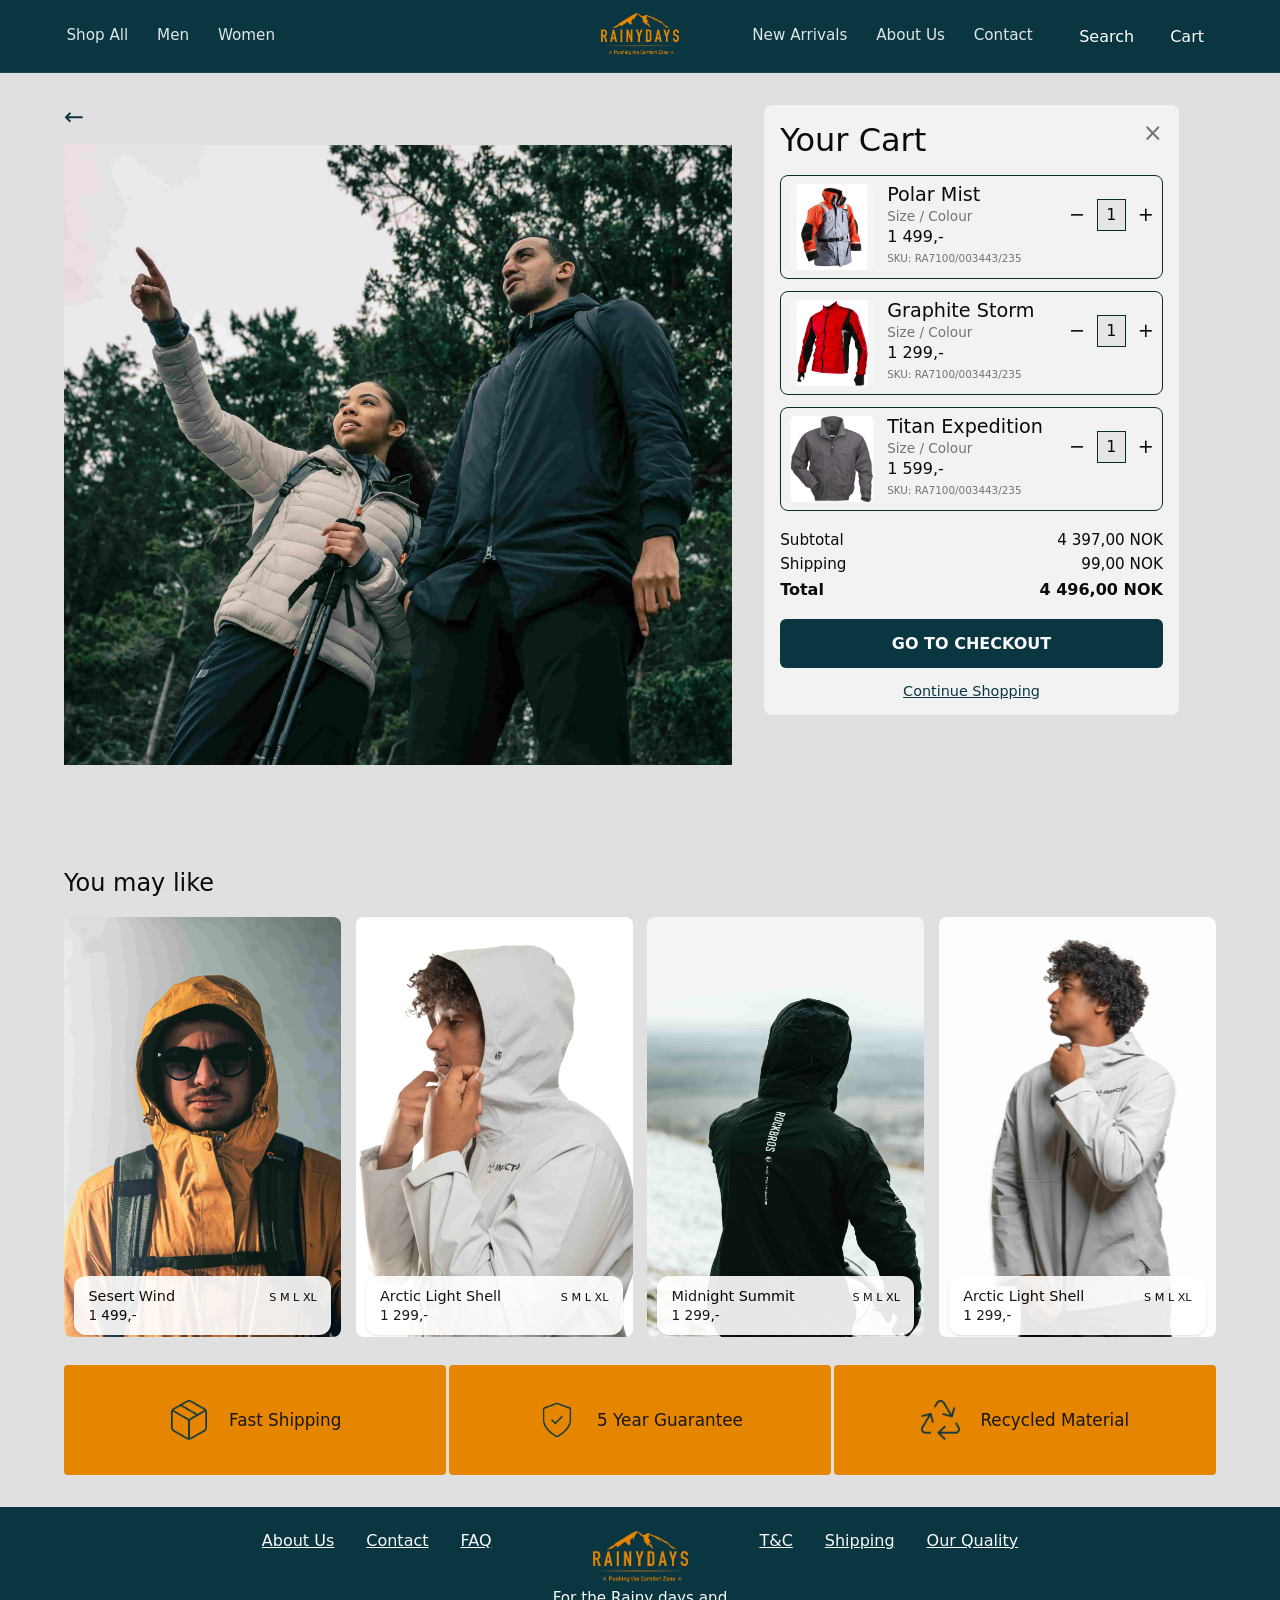
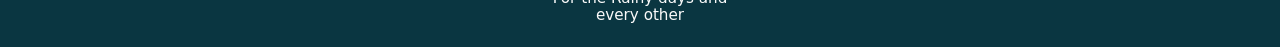
<file: cart-page/index.html>
<!doctype html>
<html lang="en">
  <head>
    <meta charset="UTF-8" />
    <meta name="viewport" content="width=device-width, initial-scale=1.0" />
    <title>Cart | Rainy Days</title>
    <meta
      name="description"
      content="Explore durable rain jackets for men and women at Rainy Days. Your cart is ready for checkout."
    />
    <link rel="stylesheet" href="../css/styles.css" />
  </head>
  <body>
    <header class="site-header">
      <nav class="nav-mobile" aria-label="Mobile navigation">
        <input class="nav-mobile__toggle" type="checkbox" id="nav-toggle" />

        <div class="container nav-mobile__top">
          <label
            class="nav-mobile__btn"
            for="nav-toggle"
            aria-label="Toggle menu"
          >
            <span class="nav-mobile__bar"></span>
            <span class="nav-mobile__bar"></span>
            <span class="nav-mobile__bar"></span>
          </label>

          <a
            href="index.html"
            class="nav-mobile__logo-link"
            aria-label="Rainy Days home"
          >
            <img
              class="nav-mobile__logo"
              src="../assets/images/logo/RainyDays_Logo_SecondaryColor.png"
              alt="Rainy Days logo"
            />
          </a>
        </div>

        <div class="nav-mobile__overlay">
          <div class="nav-mobile__panel" role="dialog" aria-label="Menu">
            <div class="nav-mobile__panel-inner">
              <div class="nav-mobile__links">
                <a
                  class="nav-mobile__link nav-mobile__link--active"
                  href="../index.html"
                  >Home</a
                >
                <a class="nav-mobile__link" href="../products/index.html"
                  >Shop All</a
                >
                <a class="nav-mobile__link" href="../products/index.html"
                  >Men</a
                >
                <a class="nav-mobile__link" href="../products/index.html"
                  >Women</a
                >
                <a class="nav-mobile__link" href="../products/index.html"
                  >New Arrivals</a
                >
                <a class="nav-mobile__link" href="../coming-soon/index.html"
                  >About Us</a
                >
                <a class="nav-mobile__link" href="../coming-soon/index.html"
                  >Contact</a
                >
                <a class="nav-mobile__link" href="../coming-soon/index.html"
                  >Search</a
                >
                <a class="nav-mobile__link" href="../cart-page/index.html"
                  >Cart</a
                >
              </div>
            </div>
          </div>

          <label
            class="nav-mobile__backdrop"
            for="nav-toggle"
            aria-label="Close menu"
          ></label>
        </div>
      </nav>

      <nav class="nav-desktop" aria-label="Desktop navigation">
        <div class="container nav-desktop__inner">
          <div
            class="nav-desktop__group nav-desktop__group--left"
            aria-label="Primary categories"
          >
            <a class="nav-link" href="../products/index.html">Shop All</a>
            <a class="nav-link" href="../products/index.html">Men</a>
            <a class="nav-link" href="../products/index.html">Women</a>
          </div>

          <a
            href="../index.html"
            class="nav-desktop__logo-link"
            aria-label="Rainy Days home"
          >
            <img
              class="nav-desktop__logo-image"
              src="../assets/images/logo/RainyDays_Logo_SecondaryColor.png"
              alt="Rainy Days logo"
            />
          </a>

          <div class="nav-desktop__group nav-desktop__group--right">
            <div class="nav-desktop__links" aria-label="Company links">
              <a class="nav-link" href="../products/index.html">New Arrivals</a>
              <a class="nav-link" href="../coming-soon/index.html">About Us</a>
              <a class="nav-link" href="../coming-soon/index.html">Contact</a>
            </div>

            <div class="nav-desktop__icons" aria-label="Actions">
              <a
                class="icon-btn"
                href="../coming-soon/index.html"
                aria-label="Search"
                >Search</a
              >
              <a
                class="icon-btn"
                href="../cart-page/index.html"
                aria-label="Cart"
                >Cart</a
              >
            </div>
          </div>
        </div>
      </nav>
    </header>

    <main>
      <section class="cart-page">
        <div class="container cart-page__layout">
          <article class="cart-page__image-side">
            <a
              href="../products/index.html"
              class="cart-page__back"
              aria-label="Go back"
            >
              ←
            </a>

            <img
              src="../assets/images/abstract/pexels-pnw-prod-7625099.jpg"
              alt="Two people outdoors wearing jackets"
              class="cart-page__hero-image"
            />
          </article>

          <article class="cart-page__summary">
            <div class="cart-page__header">
              <div class="cart-page__title-wrap">
                <h1 class="cart-page__title">Your Cart</h1>
              </div>

              <a
                href="../index.html"
                class="cart-page__close"
                aria-label="Close cart"
                >×</a
              >
            </div>

            <div class="cart-list">
              <article class="cart-item">
                <img
                  src="../assets/images/jackets/RainyDays_Jacket1.jpg"
                  alt="Polar Mist jacket"
                  class="cart-item__image"
                />

                <div class="cart-item__content">
                  <div class="cart-item__top">
                    <div>
                      <h2 class="cart-item__title">Polar Mist</h2>
                      <p class="cart-item__meta">Size / Colour</p>
                      <p class="cart-item__price">1 499,-</p>
                    </div>

                    <div class="cart-item__quantity">
                      <a
                        href="#"
                        class="cart-item__qty-btn"
                        aria-label="Decrease quantity"
                        >−</a
                      >
                      <span class="cart-item__qty-value">1</span>
                      <a
                        href="#"
                        class="cart-item__qty-btn"
                        aria-label="Increase quantity"
                        >+</a
                      >
                    </div>
                  </div>

                  <p class="cart-item__sku">SKU: RA7100/003443/235</p>
                </div>
              </article>

              <article class="cart-item">
                <img
                  src="../assets/images/jackets/RainyDays_Jacket3.jpg"
                  alt="Graphite Storm jacket"
                  class="cart-item__image"
                />

                <div class="cart-item__content">
                  <div class="cart-item__top">
                    <div>
                      <h2 class="cart-item__title">Graphite Storm</h2>
                      <p class="cart-item__meta">Size / Colour</p>
                      <p class="cart-item__price">1 299,-</p>
                    </div>

                    <div class="cart-item__quantity">
                      <a
                        href="#"
                        class="cart-item__qty-btn"
                        aria-label="Decrease quantity"
                        >−</a
                      >
                      <span class="cart-item__qty-value">1</span>
                      <a
                        href="#"
                        class="cart-item__qty-btn"
                        aria-label="Increase quantity"
                        >+</a
                      >
                    </div>
                  </div>

                  <p class="cart-item__sku">SKU: RA7100/003443/235</p>
                </div>
              </article>

              <article class="cart-item">
                <img
                  src="../assets/images/jackets/RainyDays_Jacket5.jpg"
                  alt="Titan Expedition jacket"
                  class="cart-item__image"
                />

                <div class="cart-item__content">
                  <div class="cart-item__top">
                    <div>
                      <h2 class="cart-item__title">Titan Expedition</h2>
                      <p class="cart-item__meta">Size / Colour</p>
                      <p class="cart-item__price">1 599,-</p>
                    </div>

                    <div class="cart-item__quantity">
                      <a
                        href="#"
                        class="cart-item__qty-btn"
                        aria-label="Decrease quantity"
                        >−</a
                      >
                      <span class="cart-item__qty-value">1</span>
                      <a
                        href="#"
                        class="cart-item__qty-btn"
                        aria-label="Increase quantity"
                        >+</a
                      >
                    </div>
                  </div>

                  <p class="cart-item__sku">SKU: RA7100/003443/235</p>
                </div>
              </article>
            </div>

            <div class="cart-totals">
              <div class="cart-totals__row">
                <span>Subtotal</span>
                <span>4 397,00 NOK</span>
              </div>

              <div class="cart-totals__row">
                <span>Shipping</span>
                <span>99,00 NOK</span>
              </div>

              <div class="cart-totals__row cart-totals__row--total">
                <span>Total</span>
                <span>4 496,00 NOK</span>
              </div>
            </div>

            <a href="../checkout/index.html" class="cart-page__checkout-button">
              Go to checkout
            </a>

            <a href="../products/index.html" class="cart-page__continue-link">
              Continue Shopping
            </a>
          </article>
        </div>
      </section>

      <section class="product-gallery">
        <div class="container">
          <h1 class="you-may-like">You may like</h1>
          <div class="product-gallery__grid">
            <article class="product-gallery__card">
              <a href="../products/index.html" class="product-gallery__link">
                <img
                  src="../assets/images/jacketOnPeople/pexels-mauroignaciotorres-17052555.jpg"
                  alt="Sesert Wind jacket"
                  class="product-gallery__image"
                />

                <div class="product-card-info">
                  <div class="product-card-info__left">
                    <p class="product-card-info__title">Sesert Wind</p>
                    <p class="product-card-info__price">1 499,-</p>
                  </div>

                  <div class="product-card-info__right">
                    <p class="product-card-info__sizes">S M L XL</p>
                    <div class="product-card-info__colors">
                      <span class="color color--red"></span>
                      <span class="color color--gray"></span>
                      <span class="color color--orange"></span>
                    </div>
                  </div>
                </div>
              </a>
            </article>

            <article class="product-gallery__card">
              <a href="../products/index.html" class="product-gallery__link">
                <img
                  src="../assets/images/jacketOnPeople/pexels-infected-store-1913417375-28758134.jpg"
                  alt="Arctic Light Shell jacket"
                  class="product-gallery__image"
                />

                <div class="product-card-info">
                  <div class="product-card-info__left">
                    <p class="product-card-info__title">Arctic Light Shell</p>
                    <p class="product-card-info__price">1 299,-</p>
                  </div>

                  <div class="product-card-info__right">
                    <p class="product-card-info__sizes">S M L XL</p>
                    <div class="product-card-info__colors">
                      <span class="color color--red"></span>
                      <span class="color color--gray"></span>
                      <span class="color color--orange"></span>
                    </div>
                  </div>
                </div>
              </a>
            </article>
            <article class="product-gallery__card">
              <a href="../products/index.html" class="product-gallery__link">
                <img
                  src="../assets/images/jacketOnPeople/pexels-joey-cede-2152653963-35900422.jpg"
                  alt="Midnight Summit jacket"
                  class="product-gallery__image"
                />

                <div class="product-card-info">
                  <div class="product-card-info__left">
                    <p class="product-card-info__title">Midnight Summit</p>
                    <p class="product-card-info__price">1 299,-</p>
                  </div>

                  <div class="product-card-info__right">
                    <p class="product-card-info__sizes">S M L XL</p>
                    <div class="product-card-info__colors">
                      <span class="color color--red"></span>
                      <span class="color color--gray"></span>
                      <span class="color color--orange"></span>
                    </div>
                  </div>
                </div>
              </a>
            </article>
            <article class="product-gallery__card">
              <a href="../products/index.html" class="product-gallery__link">
                <img
                  src="../assets/images/jacketOnPeople/pexels-infected-store-1913417375-28758137.jpg"
                  alt="Sesert Wind jacket"
                  class="product-gallery__image"
                />

                <div class="product-card-info">
                  <div class="product-card-info__left">
                    <p class="product-card-info__title">Arctic Light Shell</p>
                    <p class="product-card-info__price">1 299,-</p>
                  </div>

                  <div class="product-card-info__right">
                    <p class="product-card-info__sizes">S M L XL</p>
                    <div class="product-card-info__colors">
                      <span class="color color--red"></span>
                      <span class="color color--gray"></span>
                      <span class="color color--orange"></span>
                    </div>
                  </div>
                </div>
              </a>
            </article>
          </div>
        </div>
      </section>

      <section class="service-highlights">
        <div class="container">
          <div class="service-highlights__grid">
            <article class="service-card">
              <span class="service-card__icon">
                <img src="../assets/icons/box.png" alt="Fast Shipping" />
              </span>
              <p class="service-card__text">Fast Shipping</p>
            </article>

            <article class="service-card">
              <span class="service-card__icon">
                <img
                  src="../assets/icons/shield-check.png"
                  alt="5 Year Guarantee"
                />
              </span>
              <p class="service-card__text">5 Year Guarantee</p>
            </article>

            <article class="service-card">
              <span class="service-card__icon">
                <img
                  src="../assets/icons/recycle.png"
                  alt="Recycled Material"
                />
              </span>
              <p class="service-card__text">Recycled Material</p>
            </article>
          </div>
        </div>
      </section>
    </main>
    <footer class="footer">
      <div class="footer__inner">
        <nav class="footer__links footer__links--top">
          <a href="../coming-soon/index.html">About Us</a>
          <a href="../coming-soon/index.html">Contact</a>
          <a href="../coming-soon/index.html">FAQ</a>
        </nav>

        <div class="footer__brand">
          <img
            src="../assets/images/logo/RainyDays_Logo_SecondaryColor.png"
            alt="Rainy Days logo"
            class="footer__logo"
          />
          <p class="footer__tagline">
            For the Rainy days and<br />
            every other
          </p>
        </div>

        <nav class="footer__links footer__links--bottom">
          <a href="../coming-soon/index.html">T&amp;C</a>
          <a href="../coming-soon/index.html">Shipping</a>
          <a href="../coming-soon/index.html">Our Quality</a>
        </nav>
      </div>
    </footer>
  </body>
</html>
</file>
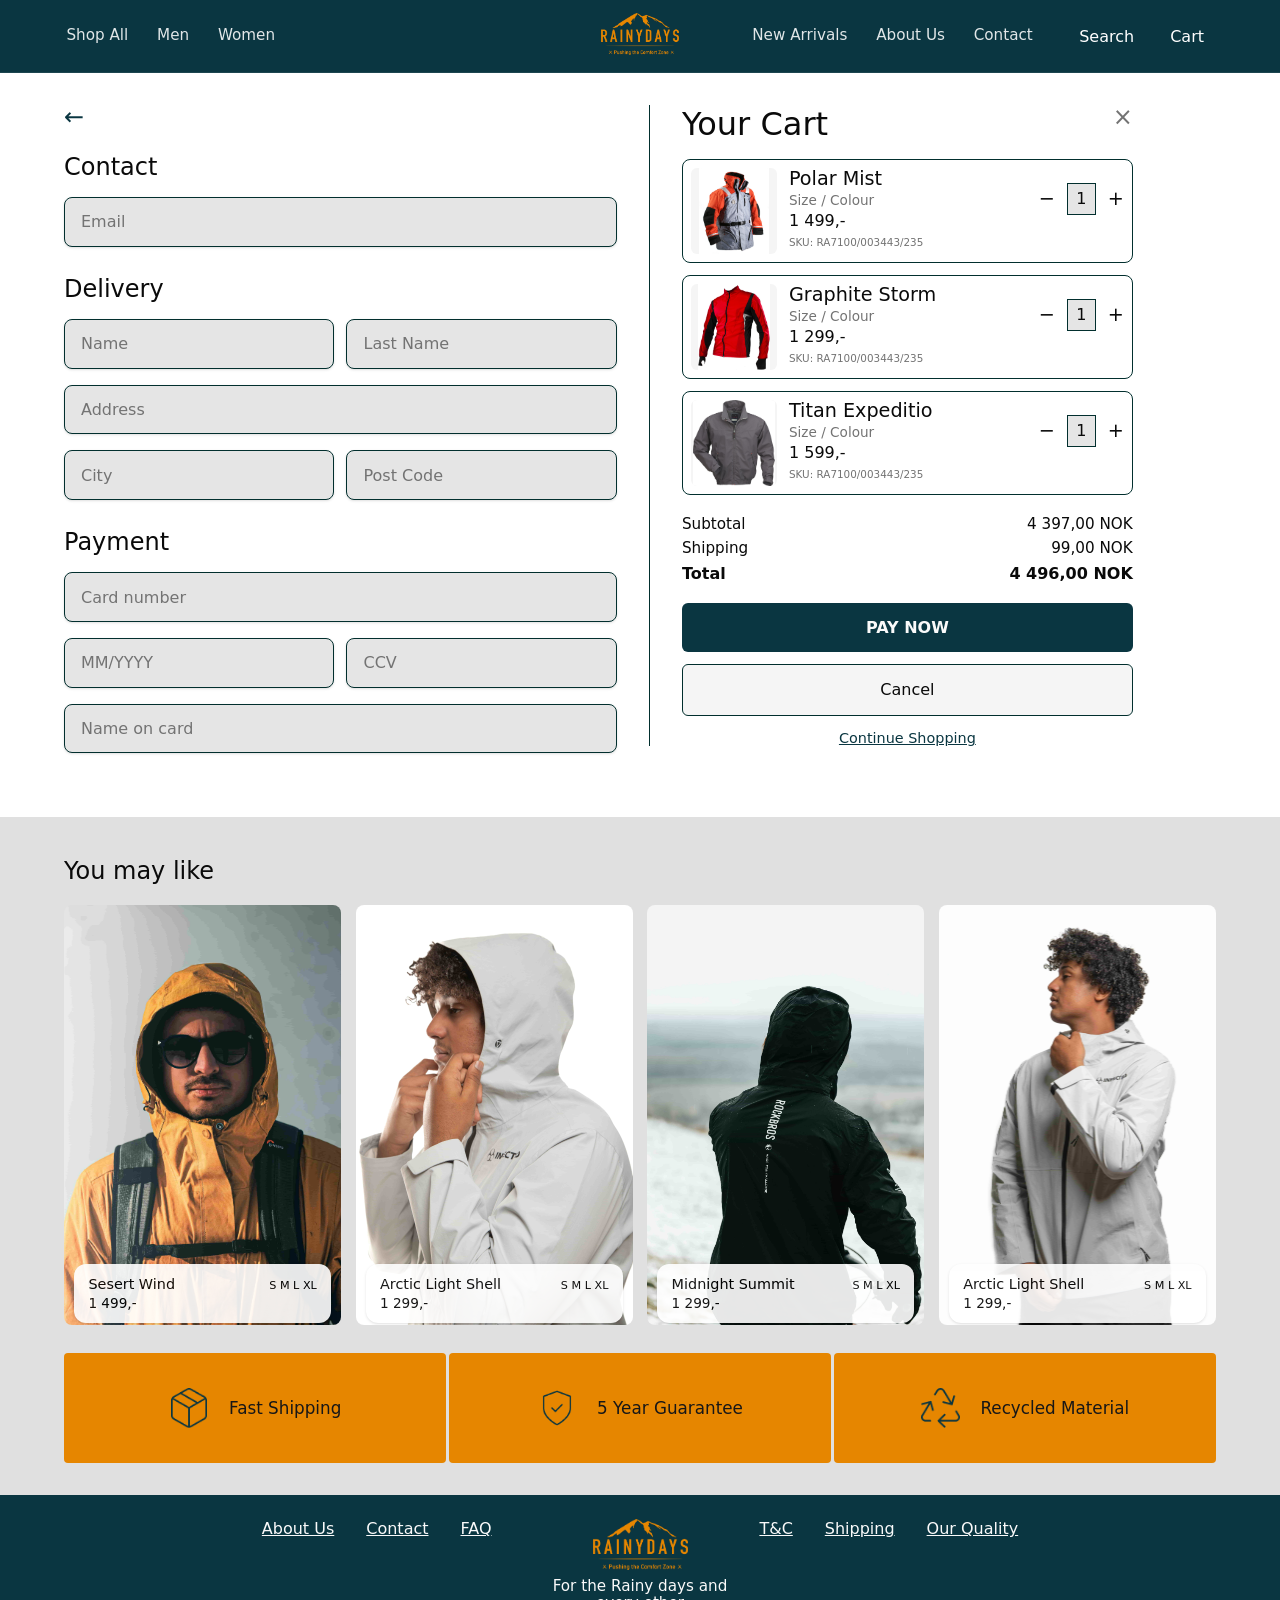
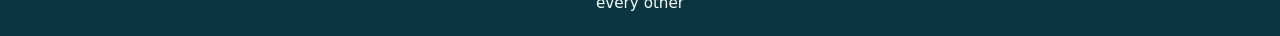
<file: checkout/index.html>
<!doctype html>
<html lang="en">
  <head>
    <meta charset="UTF-8" />
    <meta name="viewport" content="width=device-width, initial-scale=1.0" />
    <title>Checkout | Rainy Days</title>
    <meta
      name="description"
      content="Explore durable rain jackets for men and women at Rainy Days. Your checkout experience is smooth and secure. This is a unique description for the checkout page."
    />
    <link rel="stylesheet" href="../css/styles.css" />
  </head>
  <body>
    <header class="site-header">
      <nav class="nav-mobile" arias-label="Mobile navigation">
        <input class="nav-mobile__toggle" type="checkbox" id="nav-toggle" />

        <div class="container nav-mobile__top">
          <label
            class="nav-mobile__btn"
            for="nav-toggle"
            aria-label="Toggle menu"
          >
            <span class="nav-mobile__bar"></span>
            <span class="nav-mobile__bar"></span>
            <span class="nav-mobile__bar"></span>
          </label>

          <a
            href="index.html"
            class="nav-mobile__logo-link"
            aria-label="Rainy Days home"
          >
            <img
              class="nav-mobile__logo"
              src="../assets/images/logo/RainyDays_Logo_SecondaryColor.png"
              alt="Rainy Days logo"
            />
          </a>
        </div>

        <div class="nav-mobile__overlay">
          <div class="nav-mobile__panel" role="dialog" aria-label="Menu">
            <div class="nav-mobile__panel-inner">
              <div class="nav-mobile__links">
                <a
                  class="nav-mobile__link nav-mobile__link--active"
                  href="index.html"
                  >Home</a
                >
                <a class="nav-mobile__link" href="products/index.html"
                  >Shop All</a
                >
                <a class="nav-mobile__link" href="products/index.html">Men</a>
                <a class="nav-mobile__link" href="products/index.html">Women</a>
                <a class="nav-mobile__link" href="products/index.html"
                  >New Arrivals</a
                >
                <a class="nav-mobile__link" href="coming-soon/index.html"
                  >About Us</a
                >
                <a class="nav-mobile__link" href="coming-soon/index.html"
                  >Contact</a
                >
                <a class="nav-mobile__link" href="coming-soon/index.html"
                  >Search</a
                >
                <a class="nav-mobile__link" href="cart/index.html">Cart</a>
              </div>
            </div>
          </div>

          <label
            class="nav-mobile__backdrop"
            for="nav-toggle"
            aria-label="Close menu"
          ></label>
        </div>
      </nav>

      <nav class="nav-desktop" aria-label="Desktop navigation">
        <div class="container nav-desktop__inner">
          <div
            class="nav-desktop__group nav-desktop__group--left"
            aria-label="Primary categories"
          >
            <a class="nav-link" href="products/index.html">Shop All</a>
            <a class="nav-link" href="products/index.html">Men</a>
            <a class="nav-link" href="products/index.html">Women</a>
          </div>

          <a
            href="index.html"
            class="nav-desktop__logo-link"
            aria-label="Rainy Days home"
          >
            <img
              class="nav-desktop__logo-image"
              src="../assets/images/logo/RainyDays_Logo_SecondaryColor.png"
              alt="Rainy Days logo"
            />
          </a>

          <div class="nav-desktop__group nav-desktop__group--right">
            <div class="nav-desktop__links" aria-label="Company links">
              <a class="nav-link" href="products/index.html">New Arrivals</a>
              <a class="nav-link" href="coming-soon/index.html">About Us</a>
              <a class="nav-link" href="coming-soon/index.html">Contact</a>
            </div>

            <div class="nav-desktop__icons" aria-label="Actions">
              <a
                class="icon-btn"
                href="coming-soon/index.html"
                aria-label="Search"
                >Search</a
              >
              <a class="icon-btn" href="cart/index.html" aria-label="Cart"
                >Cart</a
              >
            </div>
          </div>
        </div>
      </nav>
    </header>

    <main>
      <section class="checkout-page">
        <div class="container checkout-page__layout">
          <article class="checkout-form">
            <a
              href="../cart-page/index.html"
              class="checkout-page__back"
              aria-label="Go back"
            >
              ←
            </a>

            <form class="checkout-form__content">
              <div class="checkout-form__group">
                <h1 class="checkout-form__title">Contact</h1>
                <input
                  type="email"
                  name="email"
                  placeholder="Email"
                  class="checkout-form__input"
                />
              </div>

              <div class="checkout-form__group">
                <h2 class="checkout-form__title">Delivery</h2>

                <div class="checkout-form__row">
                  <input
                    type="text"
                    name="first-name"
                    placeholder="Name"
                    class="checkout-form__input"
                  />
                  <input
                    type="text"
                    name="last-name"
                    placeholder="Last Name"
                    class="checkout-form__input"
                  />
                </div>

                <input
                  type="text"
                  name="address"
                  placeholder="Address"
                  class="checkout-form__input"
                />

                <div class="checkout-form__row">
                  <input
                    type="text"
                    name="city"
                    placeholder="City"
                    class="checkout-form__input"
                  />
                  <input
                    type="text"
                    name="post-code"
                    placeholder="Post Code"
                    class="checkout-form__input"
                  />
                </div>
              </div>

              <div class="checkout-form__group">
                <h2 class="checkout-form__title">Payment</h2>

                <input
                  type="text"
                  name="card-number"
                  placeholder="Card number"
                  class="checkout-form__input"
                />

                <div class="checkout-form__row">
                  <input
                    type="text"
                    name="expiry"
                    placeholder="MM/YYYY"
                    class="checkout-form__input"
                  />
                  <input
                    type="text"
                    name="ccv"
                    placeholder="CCV"
                    class="checkout-form__input"
                  />
                </div>

                <input
                  type="text"
                  name="name-on-card"
                  placeholder="Name on card"
                  class="checkout-form__input"
                />
              </div>
            </form>
          </article>

          <article class="checkout-summary">
            <div class="checkout-summary__header">
              <div class="checkout-summary__title-wrap">
                <h2 class="checkout-summary__title">Your Cart</h2>
              </div>

              <a
                href="../products/index.html"
                class="checkout-summary__close"
                aria-label="Close checkout"
              >
                ×
              </a>
            </div>

            <div class="checkout-list">
              <article class="checkout-item">
                <img
                  src="../assets/images/jackets/RainyDays_Jacket1.jpg"
                  alt="Polar Mist jacket"
                  class="checkout-item__image"
                />

                <div class="checkout-item__content">
                  <div class="checkout-item__top">
                    <div>
                      <h3 class="checkout-item__title">Polar Mist</h3>
                      <p class="checkout-item__meta">Size / Colour</p>
                      <p class="checkout-item__price">1 499,-</p>
                    </div>

                    <div class="checkout-item__quantity">
                      <a
                        href="#"
                        class="checkout-item__qty-btn"
                        aria-label="Decrease quantity"
                        >−</a
                      >
                      <span class="checkout-item__qty-value">1</span>
                      <a
                        href="#"
                        class="checkout-item__qty-btn"
                        aria-label="Increase quantity"
                        >+</a
                      >
                    </div>
                  </div>

                  <p class="checkout-item__sku">SKU: RA7100/003443/235</p>
                </div>
              </article>

              <article class="checkout-item">
                <img
                  src="../assets/images/jackets/RainyDays_Jacket3.jpg"
                  alt="Graphite Storm jacket"
                  class="checkout-item__image"
                />

                <div class="checkout-item__content">
                  <div class="checkout-item__top">
                    <div>
                      <h3 class="checkout-item__title">Graphite Storm</h3>
                      <p class="checkout-item__meta">Size / Colour</p>
                      <p class="checkout-item__price">1 299,-</p>
                    </div>

                    <div class="checkout-item__quantity">
                      <a
                        href="#"
                        class="checkout-item__qty-btn"
                        aria-label="Decrease quantity"
                        >−</a
                      >
                      <span class="checkout-item__qty-value">1</span>
                      <a
                        href="#"
                        class="checkout-item__qty-btn"
                        aria-label="Increase quantity"
                        >+</a
                      >
                    </div>
                  </div>

                  <p class="checkout-item__sku">SKU: RA7100/003443/235</p>
                </div>
              </article>

              <article class="checkout-item">
                <img
                  src="../assets/images/jackets/RainyDays_Jacket5.jpg"
                  alt="Titan Expeditio jacket"
                  class="checkout-item__image"
                />

                <div class="checkout-item__content">
                  <div class="checkout-item__top">
                    <div>
                      <h3 class="checkout-item__title">Titan Expeditio</h3>
                      <p class="checkout-item__meta">Size / Colour</p>
                      <p class="checkout-item__price">1 599,-</p>
                    </div>

                    <div class="checkout-item__quantity">
                      <a
                        href="#"
                        class="checkout-item__qty-btn"
                        aria-label="Decrease quantity"
                        >−</a
                      >
                      <span class="checkout-item__qty-value">1</span>
                      <a
                        href="#"
                        class="checkout-item__qty-btn"
                        aria-label="Increase quantity"
                        >+</a
                      >
                    </div>
                  </div>

                  <p class="checkout-item__sku">SKU: RA7100/003443/235</p>
                </div>
              </article>
            </div>

            <div class="checkout-totals">
              <div class="checkout-totals__row">
                <span>Subtotal</span>
                <span>4 397,00 NOK</span>
              </div>

              <div class="checkout-totals__row">
                <span>Shipping</span>
                <span>99,00 NOK</span>
              </div>

              <div class="checkout-totals__row checkout-totals__row--total">
                <span>Total</span>
                <span>4 496,00 NOK</span>
              </div>
            </div>

            <a
              href="../success/[slug]/index.html"
              class="checkout-summary__pay-button"
            >
              Pay now
            </a>

            <a
              href="../products/index.html"
              class="checkout-summary__cancel-button"
            >
              Cancel
            </a>

            <a
              href="../products/index.html"
              class="checkout-summary__continue-link"
            >
              Continue Shopping
            </a>
          </article>
        </div>
      </section>

      <section class="product-gallery">
        <div class="container">
          <h1 class="you-may-like">You may like</h1>
          <div class="product-gallery__grid">
            <article class="product-gallery__card">
              <a href="../products/index.html" class="product-gallery__link">
                <img
                  src="../assets/images/jacketOnPeople/pexels-mauroignaciotorres-17052555.jpg"
                  alt="Sesert Wind jacket"
                  class="product-gallery__image"
                />

                <div class="product-card-info">
                  <div class="product-card-info__left">
                    <p class="product-card-info__title">Sesert Wind</p>
                    <p class="product-card-info__price">1 499,-</p>
                  </div>

                  <div class="product-card-info__right">
                    <p class="product-card-info__sizes">S M L XL</p>
                    <div class="product-card-info__colors">
                      <span class="color color--red"></span>
                      <span class="color color--gray"></span>
                      <span class="color color--orange"></span>
                    </div>
                  </div>
                </div>
              </a>
            </article>

            <article class="product-gallery__card">
              <a href="../products/index.html" class="product-gallery__link">
                <img
                  src="../assets/images/jacketOnPeople/pexels-infected-store-1913417375-28758134.jpg"
                  alt="Arctic Light Shell jacket"
                  class="product-gallery__image"
                />

                <div class="product-card-info">
                  <div class="product-card-info__left">
                    <p class="product-card-info__title">Arctic Light Shell</p>
                    <p class="product-card-info__price">1 299,-</p>
                  </div>

                  <div class="product-card-info__right">
                    <p class="product-card-info__sizes">S M L XL</p>
                    <div class="product-card-info__colors">
                      <span class="color color--red"></span>
                      <span class="color color--gray"></span>
                      <span class="color color--orange"></span>
                    </div>
                  </div>
                </div>
              </a>
            </article>
            <article class="product-gallery__card">
              <a href="../products/index.html" class="product-gallery__link">
                <img
                  src="../assets/images/jacketOnPeople/pexels-joey-cede-2152653963-35900422.jpg"
                  alt="Midnight Summit jacket"
                  class="product-gallery__image"
                />

                <div class="product-card-info">
                  <div class="product-card-info__left">
                    <p class="product-card-info__title">Midnight Summit</p>
                    <p class="product-card-info__price">1 299,-</p>
                  </div>

                  <div class="product-card-info__right">
                    <p class="product-card-info__sizes">S M L XL</p>
                    <div class="product-card-info__colors">
                      <span class="color color--red"></span>
                      <span class="color color--gray"></span>
                      <span class="color color--orange"></span>
                    </div>
                  </div>
                </div>
              </a>
            </article>
            <article class="product-gallery__card">
              <a href="../products/index.html" class="product-gallery__link">
                <img
                  src="../assets/images/jacketOnPeople/pexels-infected-store-1913417375-28758137.jpg"
                  alt="Sesert Wind jacket"
                  class="product-gallery__image"
                />

                <div class="product-card-info">
                  <div class="product-card-info__left">
                    <p class="product-card-info__title">Arctic Light Shell</p>
                    <p class="product-card-info__price">1 299,-</p>
                  </div>

                  <div class="product-card-info__right">
                    <p class="product-card-info__sizes">S M L XL</p>
                    <div class="product-card-info__colors">
                      <span class="color color--red"></span>
                      <span class="color color--gray"></span>
                      <span class="color color--orange"></span>
                    </div>
                  </div>
                </div>
              </a>
            </article>
          </div>
        </div>
      </section>

      <section class="service-highlights">
        <div class="container">
          <div class="service-highlights__grid">
            <article class="service-card">
              <span class="service-card__icon">
                <img src="../assets/icons/box.png" alt="Fast Shipping" />
              </span>
              <p class="service-card__text">Fast Shipping</p>
            </article>

            <article class="service-card">
              <span class="service-card__icon">
                <img
                  src="../assets/icons/shield-check.png"
                  alt="5 Year Guarantee"
                />
              </span>
              <p class="service-card__text">5 Year Guarantee</p>
            </article>

            <article class="service-card">
              <span class="service-card__icon">
                <img
                  src="../assets/icons/recycle.png"
                  alt="Recycled Material"
                />
              </span>
              <p class="service-card__text">Recycled Material</p>
            </article>
          </div>
        </div>
      </section>
    </main>
    <footer class="footer">
      <div class="footer__inner">
        <nav class="footer__links footer__links--top">
          <a href="../coming-soon/index.html">About Us</a>
          <a href="../coming-soon/index.html">Contact</a>
          <a href="../coming-soon/index.html">FAQ</a>
        </nav>

        <div class="footer__brand">
          <img
            src="../assets/images/logo/RainyDays_Logo_SecondaryColor.png"
            alt="Rainy Days logo"
            class="footer__logo"
          />
          <p class="footer__tagline">
            For the Rainy days and<br />
            every other
          </p>
        </div>

        <nav class="footer__links footer__links--bottom">
          <a href="../coming-soon/index.html">T&amp;C</a>
          <a href="../coming-soon/index.html">Shipping</a>
          <a href="../coming-soon/index.html">Our Quality</a>
        </nav>
      </div>
    </footer>
  </body>
</html>
</file>
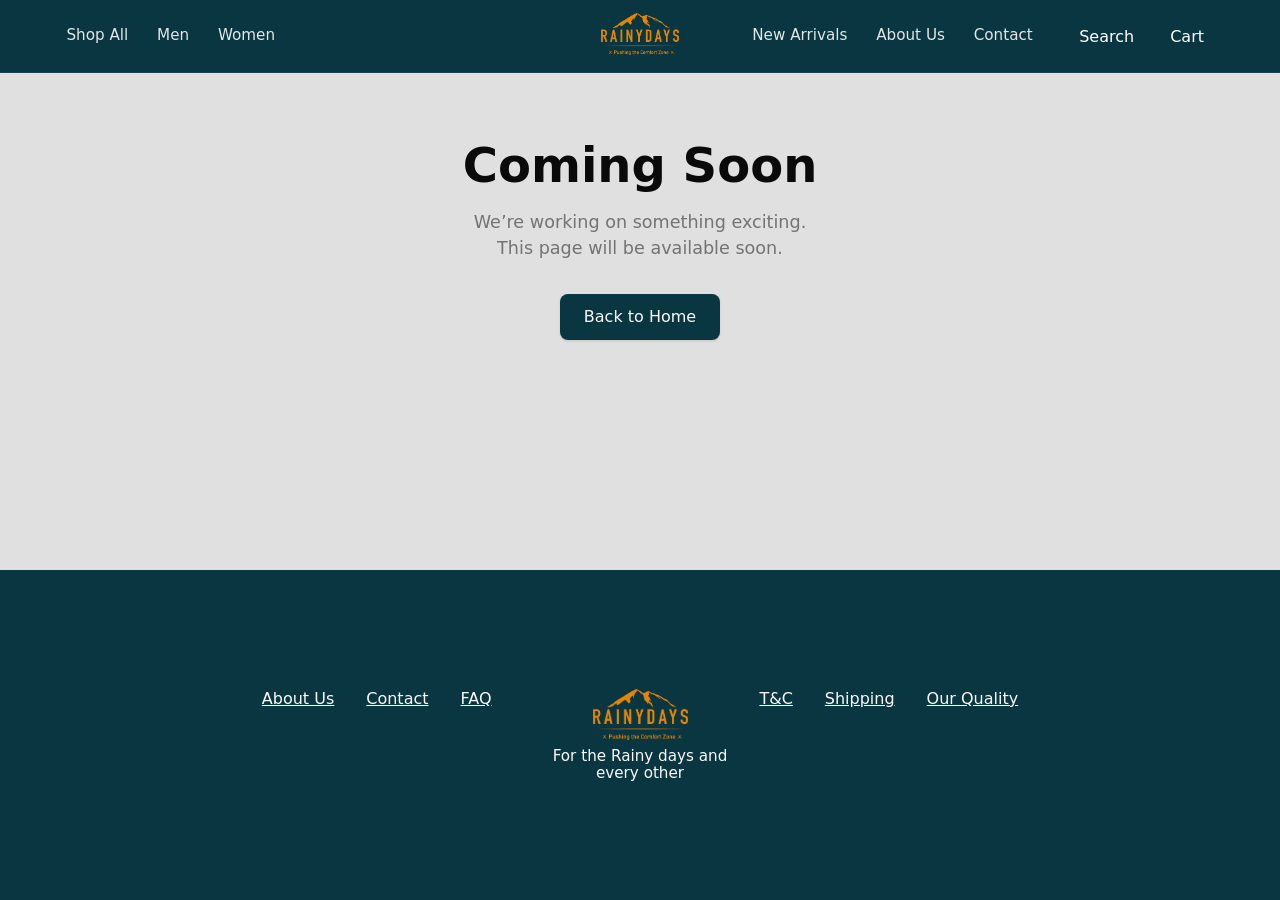
<file: coming-soon/index.html>
<!doctype html>
<html lang="en">
  <head>
    <meta charset="UTF-8" />
    <meta name="viewport" content="width=device-width, initial-scale=1.0" />
    <title>Coming Soon | Rainy Days</title>
    <meta
      name="description"
      content="Unfortently, our developers has limited skills and do not use javascript witch lead to limited fucnionality of our website. We are working on it and this page will be available soon."
    />
    <link rel="stylesheet" href="../css/styles.css" />
  </head>
  <body>
    <header class="site-header">
      <nav class="nav-mobile" arias-label="Mobile navigation">
        <input class="nav-mobile__toggle" type="checkbox" id="nav-toggle" />

        <div class="container nav-mobile__top">
          <label
            class="nav-mobile__btn"
            for="nav-toggle"
            aria-label="Toggle menu"
          >
            <span class="nav-mobile__bar"></span>
            <span class="nav-mobile__bar"></span>
            <span class="nav-mobile__bar"></span>
          </label>

          <a
            href="index.html"
            class="nav-mobile__logo-link"
            aria-label="Rainy Days home"
          >
            <img
              class="nav-mobile__logo"
              src="../assets/images/logo/RainyDays_Logo_SecondaryColor.png"
              alt="Rainy Days logo"
            />
          </a>
        </div>

        <div class="nav-mobile__overlay">
          <div class="nav-mobile__panel" role="dialog" aria-label="Menu">
            <div class="nav-mobile__panel-inner">
              <div class="nav-mobile__links">
                <a
                  class="nav-mobile__link nav-mobile__link--active"
                  href="index.html"
                  >Home</a
                >
                <a class="nav-mobile__link" href="products/index.html"
                  >Shop All</a
                >
                <a class="nav-mobile__link" href="products/index.html">Men</a>
                <a class="nav-mobile__link" href="products/index.html">Women</a>
                <a class="nav-mobile__link" href="products/index.html"
                  >New Arrivals</a
                >
                <a class="nav-mobile__link" href="coming-soon/index.html"
                  >About Us</a
                >
                <a class="nav-mobile__link" href="coming-soon/index.html"
                  >Contact</a
                >
                <a class="nav-mobile__link" href="coming-soon/index.html"
                  >Search</a
                >
                <a class="nav-mobile__link" href="cart/index.html">Cart</a>
              </div>
            </div>
          </div>

          <label
            class="nav-mobile__backdrop"
            for="nav-toggle"
            aria-label="Close menu"
          ></label>
        </div>
      </nav>

      <nav class="nav-desktop" aria-label="Desktop navigation">
        <div class="container nav-desktop__inner">
          <div
            class="nav-desktop__group nav-desktop__group--left"
            aria-label="Primary categories"
          >
            <a class="nav-link" href="products/index.html">Shop All</a>
            <a class="nav-link" href="products/index.html">Men</a>
            <a class="nav-link" href="products/index.html">Women</a>
          </div>

          <a
            href="index.html"
            class="nav-desktop__logo-link"
            aria-label="Rainy Days home"
          >
            <img
              class="nav-desktop__logo-image"
              src="../assets/images/logo/RainyDays_Logo_SecondaryColor.png"
              alt="Rainy Days logo"
            />
          </a>

          <div class="nav-desktop__group nav-desktop__group--right">
            <div class="nav-desktop__links" aria-label="Company links">
              <a class="nav-link" href="products/index.html">New Arrivals</a>
              <a class="nav-link" href="coming-soon/index.html">About Us</a>
              <a class="nav-link" href="coming-soon/index.html">Contact</a>
            </div>

            <div class="nav-desktop__icons" aria-label="Actions">
              <a
                class="icon-btn"
                href="coming-soon/index.html"
                aria-label="Search"
                >Search</a
              >
              <a class="icon-btn" href="cart/index.html" aria-label="Cart"
                >Cart</a
              >
            </div>
          </div>
        </div>
      </nav>
    </header>

    <main>
      <section class="coming-soon">
        <div class="container">
          <div class="coming-soon__content">
            <h1 class="coming-soon__title">Coming Soon</h1>

            <p class="coming-soon__text">
              We’re working on something exciting.<br />
              This page will be available soon.
            </p>

            <a href="../index.html" class="coming-soon__button">
              Back to Home
            </a>
          </div>
        </div>
      </section>
    </main>
    <footer class="footer">
      <div class="footer__inner">
        <nav class="footer__links footer__links--top">
          <a href="../coming-soon/index.html">About Us</a>
          <a href="../coming-soon/index.html">Contact</a>
          <a href="../coming-soon/index.html">FAQ</a>
        </nav>

        <div class="footer__brand">
          <img
            src="../assets/images/logo/RainyDays_Logo_SecondaryColor.png"
            alt="Rainy Days logo"
            class="footer__logo"
          />
          <p class="footer__tagline">
            For the Rainy days and<br />
            every other
          </p>
        </div>

        <nav class="footer__links footer__links--bottom">
          <a href="../coming-soon/index.html">T&amp;C</a>
          <a href="../coming-soon/index.html">Shipping</a>
          <a href="../coming-soon/index.html">Our Quality</a>
        </nav>
      </div>
    </footer>
  </body>
</html>
</file>
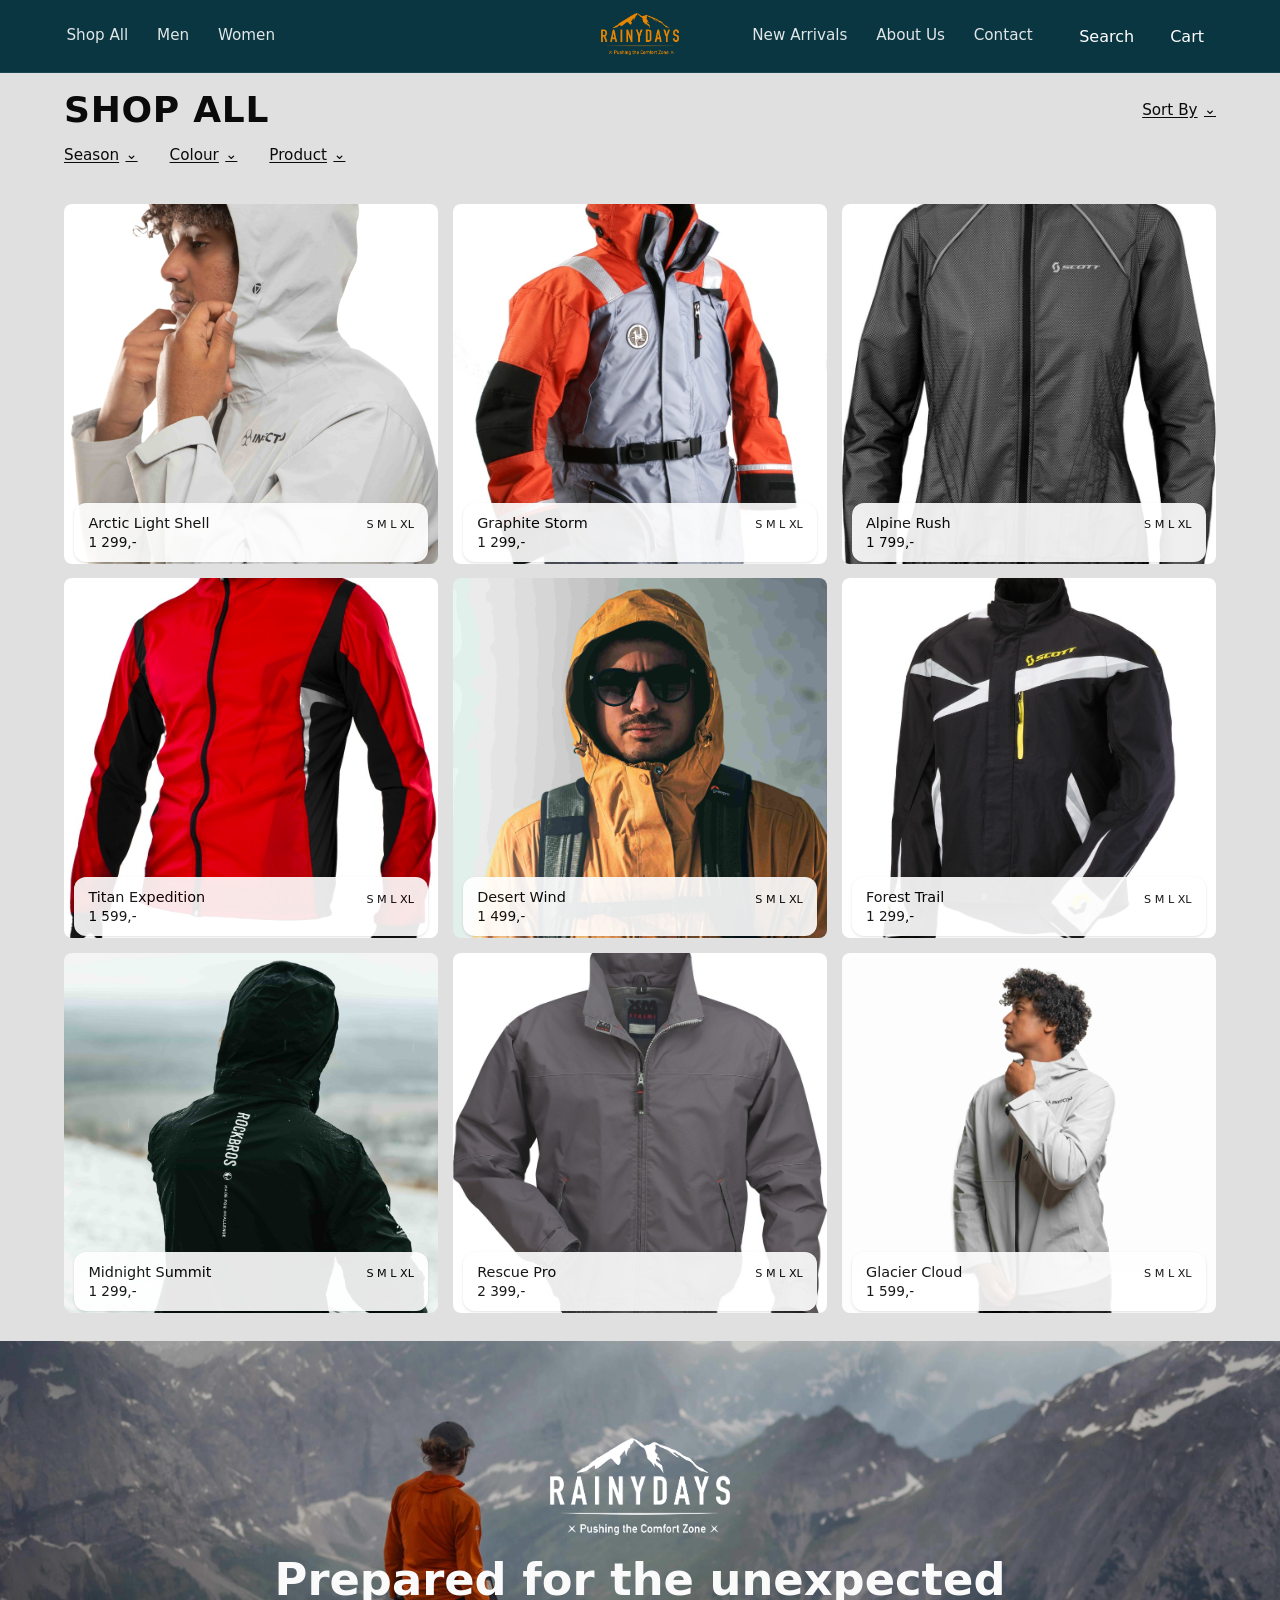
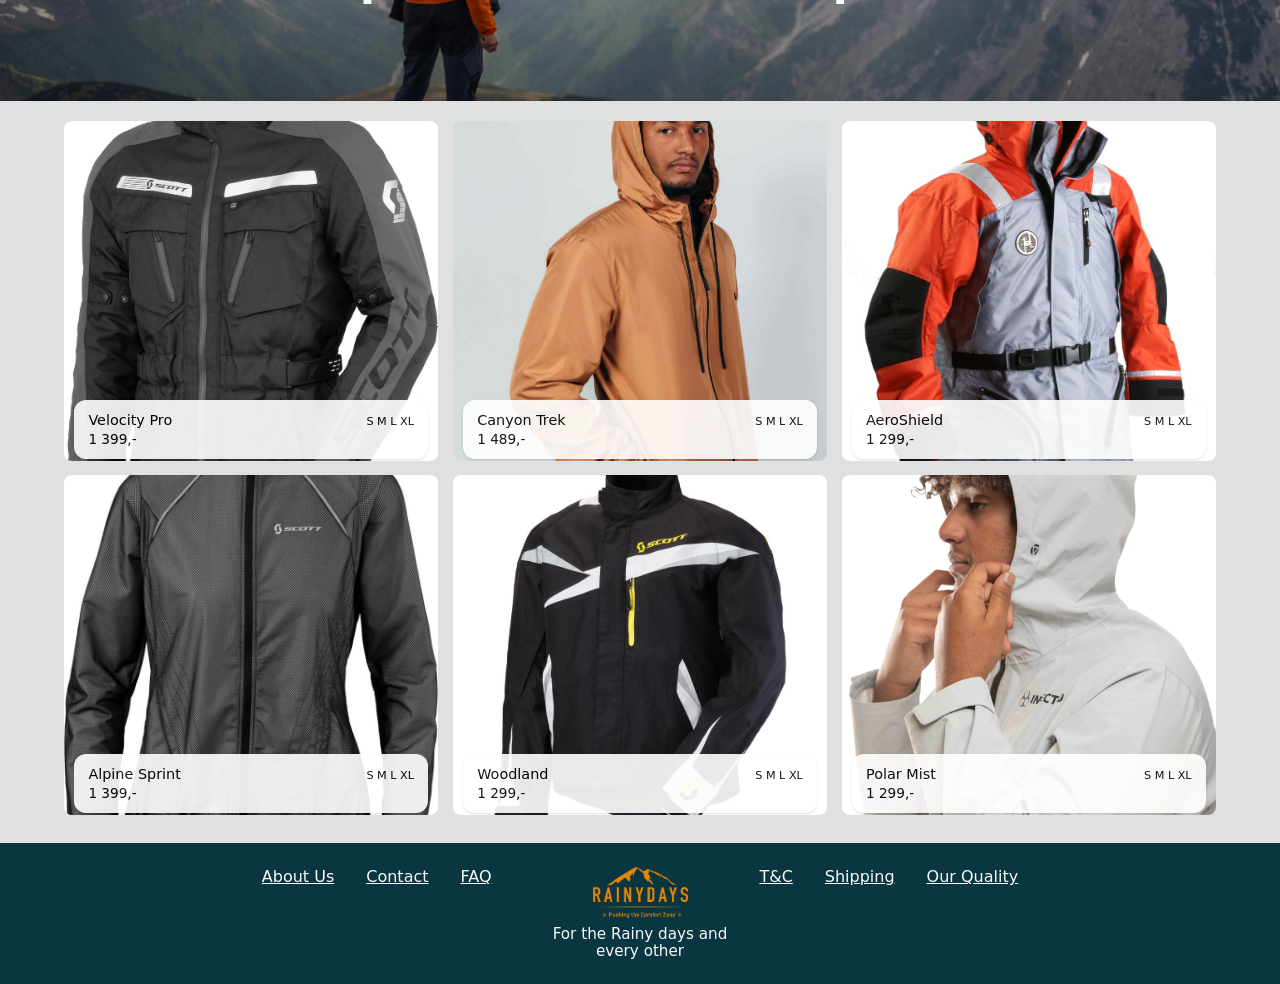
<file: products/index.html>
<!doctype html>
<html lang="en">
  <head>
    <meta charset="UTF-8" />
    <meta name="viewport" content="width=device-width, initial-scale=1.0" />
    <title>Products | Rainy Days</title>
    <meta
      name="description"
      content="Explore durable rain jackets for men and women at Rainy Days. Our products are designed for all weather conditions. Also this is a unique description."
    />
    <link rel="stylesheet" href="../css/styles.css" />
  </head>

  <!-- ToDo: Update names, prices, and match images -->
  <body>
    <header class="site-header">
      <nav class="nav-mobile" aria-label="Mobile navigation">
        <input class="nav-mobile__toggle" type="checkbox" id="nav-toggle" />

        <div class="container nav-mobile__top">
          <label
            class="nav-mobile__btn"
            for="nav-toggle"
            aria-label="Toggle menu"
          >
            <span class="nav-mobile__bar"></span>
            <span class="nav-mobile__bar"></span>
            <span class="nav-mobile__bar"></span>
          </label>

          <a
            href="../index.html"
            class="nav-mobile__logo-link"
            aria-label="Rainy Days home"
          >
            <img
              class="nav-mobile__logo"
              src="../assets/images/logo/RainyDays_Logo_SecondaryColor.png"
              alt="Rainy Days logo"
            />
          </a>
        </div>

        <div class="nav-mobile__overlay">
          <div class="nav-mobile__panel" role="dialog" aria-label="Menu">
            <div class="nav-mobile__panel-inner">
              <div class="nav-mobile__links">
                <a
                  class="nav-mobile__link nav-mobile__link--active"
                  href="../index.html"
                  >Home</a
                >
                <a class="nav-mobile__link" href="../index.html">Shop All</a>
                <a class="nav-mobile__link" href="index.html">Men</a>
                <a class="nav-mobile__link" href="index.html">Women</a>
                <a class="nav-mobile__link" href="index.html">New Arrivals</a>
                <a class="nav-mobile__link" href="../coming-soon/index.html"
                  >About Us</a
                >
                <a class="nav-mobile__link" href="../coming-soon/index.html"
                  >Contact</a
                >
                <a class="nav-mobile__link" href="../coming-soon/index.html"
                  >Search</a
                >
                <a class="nav-mobile__link" href="../cart-page/index.html"
                  >Cart</a
                >
              </div>
            </div>
          </div>

          <label
            class="nav-mobile__backdrop"
            for="nav-toggle"
            aria-label="Close menu"
          ></label>
        </div>
      </nav>

      <nav class="nav-desktop" aria-label="Desktop navigation">
        <div class="container nav-desktop__inner">
          <div
            class="nav-desktop__group nav-desktop__group--left"
            aria-label="Primary categories"
          >
            <a class="nav-link" href="../products/index.html">Shop All</a>
            <a class="nav-link" href="../products/index.html">Men</a>
            <a class="nav-link" href="../products/index.html">Women</a>
          </div>

          <a
            href="../index.html"
            class="nav-desktop__logo-link"
            aria-label="Rainy Days home"
          >
            <img
              class="nav-desktop__logo-image"
              src="../assets/images/logo/RainyDays_Logo_SecondaryColor.png"
              alt="Rainy Days logo"
            />
          </a>

          <div class="nav-desktop__group nav-desktop__group--right">
            <div class="nav-desktop__links" aria-label="Company links">
              <a class="nav-link" href="../products/index.html">New Arrivals</a>
              <a class="nav-link" href="../coming-soon/index.html">About Us</a>
              <a class="nav-link" href="../coming-soon/index.html">Contact</a>
            </div>

            <div class="nav-desktop__icons" aria-label="Actions">
              <a
                class="icon-btn"
                href="../coming-soon/index.html"
                aria-label="Search"
                >Search</a
              >
              <a
                class="icon-btn"
                href="../cart-page/index.html"
                aria-label="Cart"
                >Cart</a
              >
            </div>
          </div>
        </div>
      </nav>
    </header>
    <main>
      <section class="products-toolbar">
        <div class="container">
          <div class="products-toolbar__top">
            <h1 class="products-toolbar__title">SHOP ALL</h1>

            <div class="products-toolbar__sort">
              <a href="#" class="products-toolbar__link">
                Sort By
                <span class="products-toolbar__chevron" aria-hidden="true"
                  >⌄</span
                >
              </a>
            </div>
          </div>

          <div class="products-toolbar__filters">
            <a href="#" class="products-toolbar__link">
              Season
              <span class="products-toolbar__chevron" aria-hidden="true"
                >⌄</span
              >
            </a>

            <a href="#" class="products-toolbar__link">
              Colour
              <span class="products-toolbar__chevron" aria-hidden="true"
                >⌄</span
              >
            </a>

            <a href="#" class="products-toolbar__link">
              Product
              <span class="products-toolbar__chevron" aria-hidden="true"
                >⌄</span
              >
            </a>
          </div>
        </div>
      </section>

      <section class="product-gallery product-gallery--products">
        <div class="container">
          <div class="product-gallery__grid">
            <article class="product-gallery__card">
              <a href="./[slug]/index.html" class="product-gallery__link">
                <img
                  src="../assets/images/jacketOnPeople/pexels-infected-store-1913417375-28758134.jpg"
                  alt="Arctic Light Shell jacket"
                  class="product-gallery__image"
                />

                <div class="product-card-info">
                  <div class="product-card-info__left">
                    <p class="product-card-info__title">Arctic Light Shell</p>
                    <p class="product-card-info__price">1 299,-</p>
                  </div>

                  <div class="product-card-info__right">
                    <p class="product-card-info__sizes">S M L XL</p>
                    <div class="product-card-info__colors">
                      <span class="color color--red"></span>
                      <span class="color color--gray"></span>
                      <span class="color color--orange"></span>
                    </div>
                  </div>
                </div>
              </a>
            </article>

            <article class="product-gallery__card">
              <a href="./[slug]/index.html" class="product-gallery__link">
                <img
                  src="../assets/images/jackets/RainyDays_Jacket1.jpg"
                  alt="Graphite Storm jacket"
                  class="product-gallery__image"
                />

                <div class="product-card-info">
                  <div class="product-card-info__left">
                    <p class="product-card-info__title">Graphite Storm</p>
                    <p class="product-card-info__price">1 299,-</p>
                  </div>

                  <div class="product-card-info__right">
                    <p class="product-card-info__sizes">S M L XL</p>
                    <div class="product-card-info__colors">
                      <span class="color color--red"></span>
                      <span class="color color--gray"></span>
                      <span class="color color--orange"></span>
                    </div>
                  </div>
                </div>
              </a>
            </article>

            <article class="product-gallery__card">
              <a href="./[slug]/index.html" class="product-gallery__link">
                <img
                  src="../assets/images/jackets/RainyDays_Jacket2.jpg"
                  alt="Alpine Rush jacket"
                  class="product-gallery__image"
                />

                <div class="product-card-info">
                  <div class="product-card-info__left">
                    <p class="product-card-info__title">Alpine Rush</p>
                    <p class="product-card-info__price">1 799,-</p>
                  </div>

                  <div class="product-card-info__right">
                    <p class="product-card-info__sizes">S M L XL</p>
                    <div class="product-card-info__colors">
                      <span class="color color--red"></span>
                      <span class="color color--gray"></span>
                      <span class="color color--orange"></span>
                    </div>
                  </div>
                </div>
              </a>
            </article>

            <article class="product-gallery__card">
              <a
                href="../product-specific/index.html"
                class="product-gallery__link"
              >
                <img
                  src="../assets/images/jackets/RainyDays_Jacket3.jpg"
                  alt="Titan Expedition jacket"
                  class="product-gallery__image"
                />

                <div class="product-card-info">
                  <div class="product-card-info__left">
                    <p class="product-card-info__title">Titan Expedition</p>
                    <p class="product-card-info__price">1 599,-</p>
                  </div>

                  <div class="product-card-info__right">
                    <p class="product-card-info__sizes">S M L XL</p>
                    <div class="product-card-info__colors">
                      <span class="color color--red"></span>
                      <span class="color color--gray"></span>
                      <span class="color color--orange"></span>
                    </div>
                  </div>
                </div>
              </a>
            </article>

            <article class="product-gallery__card">
              <a href="./[slug]/index.html" class="product-gallery__link">
                <img
                  src="../assets/images/jacketOnPeople/pexels-mauroignaciotorres-17052555.jpg"
                  alt="Desert Wind jacket"
                  class="product-gallery__image"
                />

                <div class="product-card-info">
                  <div class="product-card-info__left">
                    <p class="product-card-info__title">Desert Wind</p>
                    <p class="product-card-info__price">1 499,-</p>
                  </div>

                  <div class="product-card-info__right">
                    <p class="product-card-info__sizes">S M L XL</p>
                    <div class="product-card-info__colors">
                      <span class="color color--red"></span>
                      <span class="color color--gray"></span>
                      <span class="color color--orange"></span>
                    </div>
                  </div>
                </div>
              </a>
            </article>

            <article class="product-gallery__card">
              <a href="./[slug]/index.html" class="product-gallery__link">
                <img
                  src="../assets/images/jackets/RainyDays_Jacket4.jpg"
                  alt="Forest Trail jacket"
                  class="product-gallery__image"
                />

                <div class="product-card-info">
                  <div class="product-card-info__left">
                    <p class="product-card-info__title">Forest Trail</p>
                    <p class="product-card-info__price">1 299,-</p>
                  </div>

                  <div class="product-card-info__right">
                    <p class="product-card-info__sizes">S M L XL</p>
                    <div class="product-card-info__colors">
                      <span class="color color--red"></span>
                      <span class="color color--gray"></span>
                      <span class="color color--orange"></span>
                    </div>
                  </div>
                </div>
              </a>
            </article>

            <article class="product-gallery__card">
              <a href="./[slug]/index.html" class="product-gallery__link">
                <img
                  src="../assets/images/jacketOnPeople/pexels-joey-cede-2152653963-35900422.jpg"
                  alt="Midnight Summit jacket"
                  class="product-gallery__image"
                />

                <div class="product-card-info">
                  <div class="product-card-info__left">
                    <p class="product-card-info__title">Midnight Summit</p>
                    <p class="product-card-info__price">1 299,-</p>
                  </div>

                  <div class="product-card-info__right">
                    <p class="product-card-info__sizes">S M L XL</p>
                    <div class="product-card-info__colors">
                      <span class="color color--red"></span>
                      <span class="color color--gray"></span>
                      <span class="color color--orange"></span>
                    </div>
                  </div>
                </div>
              </a>
            </article>

            <article class="product-gallery__card">
              <a href="./[slug]/index.html" class="product-gallery__link">
                <img
                  src="../assets/images/jackets/RainyDays_Jacket5.jpg"
                  alt="Rescue Pro jacket"
                  class="product-gallery__image"
                />

                <div class="product-card-info">
                  <div class="product-card-info__left">
                    <p class="product-card-info__title">Rescue Pro</p>
                    <p class="product-card-info__price">2 399,-</p>
                  </div>

                  <div class="product-card-info__right">
                    <p class="product-card-info__sizes">S M L XL</p>
                    <div class="product-card-info__colors">
                      <span class="color color--red"></span>
                      <span class="color color--gray"></span>
                      <span class="color color--orange"></span>
                    </div>
                  </div>
                </div>
              </a>
            </article>

            <article class="product-gallery__card">
              <a href="./[slug]/index.html" class="product-gallery__link">
                <img
                  src="../assets/images/jacketOnPeople/pexels-infected-store-1913417375-28758137.jpg"
                  alt="Glacier Cloud jacket"
                  class="product-gallery__image"
                />

                <div class="product-card-info">
                  <div class="product-card-info__left">
                    <p class="product-card-info__title">Glacier Cloud</p>
                    <p class="product-card-info__price">1 599,-</p>
                  </div>

                  <div class="product-card-info__right">
                    <p class="product-card-info__sizes">S M L XL</p>
                    <div class="product-card-info__colors">
                      <span class="color color--red"></span>
                      <span class="color color--gray"></span>
                      <span class="color color--orange"></span>
                    </div>
                  </div>
                </div>
              </a>
            </article>
          </div>
        </div>
      </section>
      <section class="product-banner">
        <div class="product-banner__overlay">
          <div class="product-banner__content">
            <img
              src="../assets/images/logo/RainyDays_Logo_White.png"
              alt="Rainy Days logo"
              class="product-banner__logo"
            />
            <h2 class="product-banner__title">Prepared for the unexpected</h2>
          </div>
        </div>
      </section>

      <section class="product-gallery product-gallery--featured">
        <div class="container">
          <div class="product-gallery__grid">
            <article class="product-gallery__card">
              <a href="./[slug]/index.html" class="product-gallery__link">
                <img
                  src="../assets/images/jackets/RainyDays_Jacket6.jpg"
                  alt="Velocity Pro jacket"
                  class="product-gallery__image"
                />

                <div class="product-card-info">
                  <div class="product-card-info__left">
                    <p class="product-card-info__title">Velocity Pro</p>
                    <p class="product-card-info__price">1 399,-</p>
                  </div>

                  <div class="product-card-info__right">
                    <p class="product-card-info__sizes">S M L XL</p>
                    <div class="product-card-info__colors">
                      <span class="color color--red"></span>
                      <span class="color color--gray"></span>
                      <span class="color color--orange"></span>
                    </div>
                  </div>
                </div>
              </a>
            </article>

            <article class="product-gallery__card">
              <a href="./[slug]/index.html" class="product-gallery__link">
                <img
                  src="../assets/images/jacketOnPeople/pexels-hanna-alves-1907982668-28738896.jpg"
                  alt="Canyon Trek jacket"
                  class="product-gallery__image"
                />

                <div class="product-card-info">
                  <div class="product-card-info__left">
                    <p class="product-card-info__title">Canyon Trek</p>
                    <p class="product-card-info__price">1 489,-</p>
                  </div>

                  <div class="product-card-info__right">
                    <p class="product-card-info__sizes">S M L XL</p>
                    <div class="product-card-info__colors">
                      <span class="color color--red"></span>
                      <span class="color color--gray"></span>
                      <span class="color color--orange"></span>
                    </div>
                  </div>
                </div>
              </a>
            </article>

            <article class="product-gallery__card">
              <a href="./[slug]/index.html" class="product-gallery__link">
                <img
                  src="../assets/images/jackets/RainyDays_Jacket1.jpg"
                  alt="AeroShield jacket"
                  class="product-gallery__image"
                />

                <div class="product-card-info">
                  <div class="product-card-info__left">
                    <p class="product-card-info__title">AeroShield</p>
                    <p class="product-card-info__price">1 299,-</p>
                  </div>

                  <div class="product-card-info__right">
                    <p class="product-card-info__sizes">S M L XL</p>
                    <div class="product-card-info__colors">
                      <span class="color color--red"></span>
                      <span class="color color--gray"></span>
                      <span class="color color--orange"></span>
                    </div>
                  </div>
                </div>
              </a>
            </article>

            <article class="product-gallery__card">
              <a href="./[slug]/index.html" class="product-gallery__link">
                <img
                  src="../assets/images/jackets/RainyDays_Jacket2.jpg"
                  alt="Alpine Sprint jacket"
                  class="product-gallery__image"
                />

                <div class="product-card-info">
                  <div class="product-card-info__left">
                    <p class="product-card-info__title">Alpine Sprint</p>
                    <p class="product-card-info__price">1 399,-</p>
                  </div>

                  <div class="product-card-info__right">
                    <p class="product-card-info__sizes">S M L XL</p>
                    <div class="product-card-info__colors">
                      <span class="color color--red"></span>
                      <span class="color color--gray"></span>
                      <span class="color color--orange"></span>
                    </div>
                  </div>
                </div>
              </a>
            </article>

            <article class="product-gallery__card">
              <a href="./[slug]/index.html" class="product-gallery__link">
                <img
                  src="../assets/images/jackets/RainyDays_Jacket4.jpg"
                  alt="Woodland jacket"
                  class="product-gallery__image"
                />

                <div class="product-card-info">
                  <div class="product-card-info__left">
                    <p class="product-card-info__title">Woodland</p>
                    <p class="product-card-info__price">1 299,-</p>
                  </div>

                  <div class="product-card-info__right">
                    <p class="product-card-info__sizes">S M L XL</p>
                    <div class="product-card-info__colors">
                      <span class="color color--red"></span>
                      <span class="color color--gray"></span>
                      <span class="color color--orange"></span>
                    </div>
                  </div>
                </div>
              </a>
            </article>

            <article class="product-gallery__card">
              <a href="./[slug]/index.html" class="product-gallery__link">
                <img
                  src="../assets/images/jacketOnPeople/pexels-infected-store-1913417375-28758134.jpg"
                  alt="Polar Mist jacket"
                  class="product-gallery__image"
                />

                <div class="product-card-info">
                  <div class="product-card-info__left">
                    <p class="product-card-info__title">Polar Mist</p>
                    <p class="product-card-info__price">1 299,-</p>
                  </div>

                  <div class="product-card-info__right">
                    <p class="product-card-info__sizes">S M L XL</p>
                    <div class="product-card-info__colors">
                      <span class="color color--red"></span>
                      <span class="color color--gray"></span>
                      <span class="color color--orange"></span>
                    </div>
                  </div>
                </div>
              </a>
            </article>
          </div>
        </div>
      </section>
    </main>
    <footer class="footer">
      <div class="footer__inner">
        <nav class="footer__links footer__links--top">
          <a href="../coming-soon/index.html">About Us</a>
          <a href="../coming-soon/index.html">Contact</a>
          <a href="../coming-soon/index.html">FAQ</a>
        </nav>

        <div class="footer__brand">
          <img
            src="../assets/images/logo/RainyDays_Logo_SecondaryColor.png"
            alt="Rainy Days logo"
            class="footer__logo"
          />
          <p class="footer__tagline">
            For the Rainy days and<br />
            every other
          </p>
        </div>

        <nav class="footer__links footer__links--bottom">
          <a href="../coming-soon/index.html">T&amp;C</a>
          <a href="../coming-soon/index.html">Shipping</a>
          <a href="../coming-soon/index.html">Our Quality</a>
        </nav>
      </div>
    </footer>
  </body>
</html>
</file>
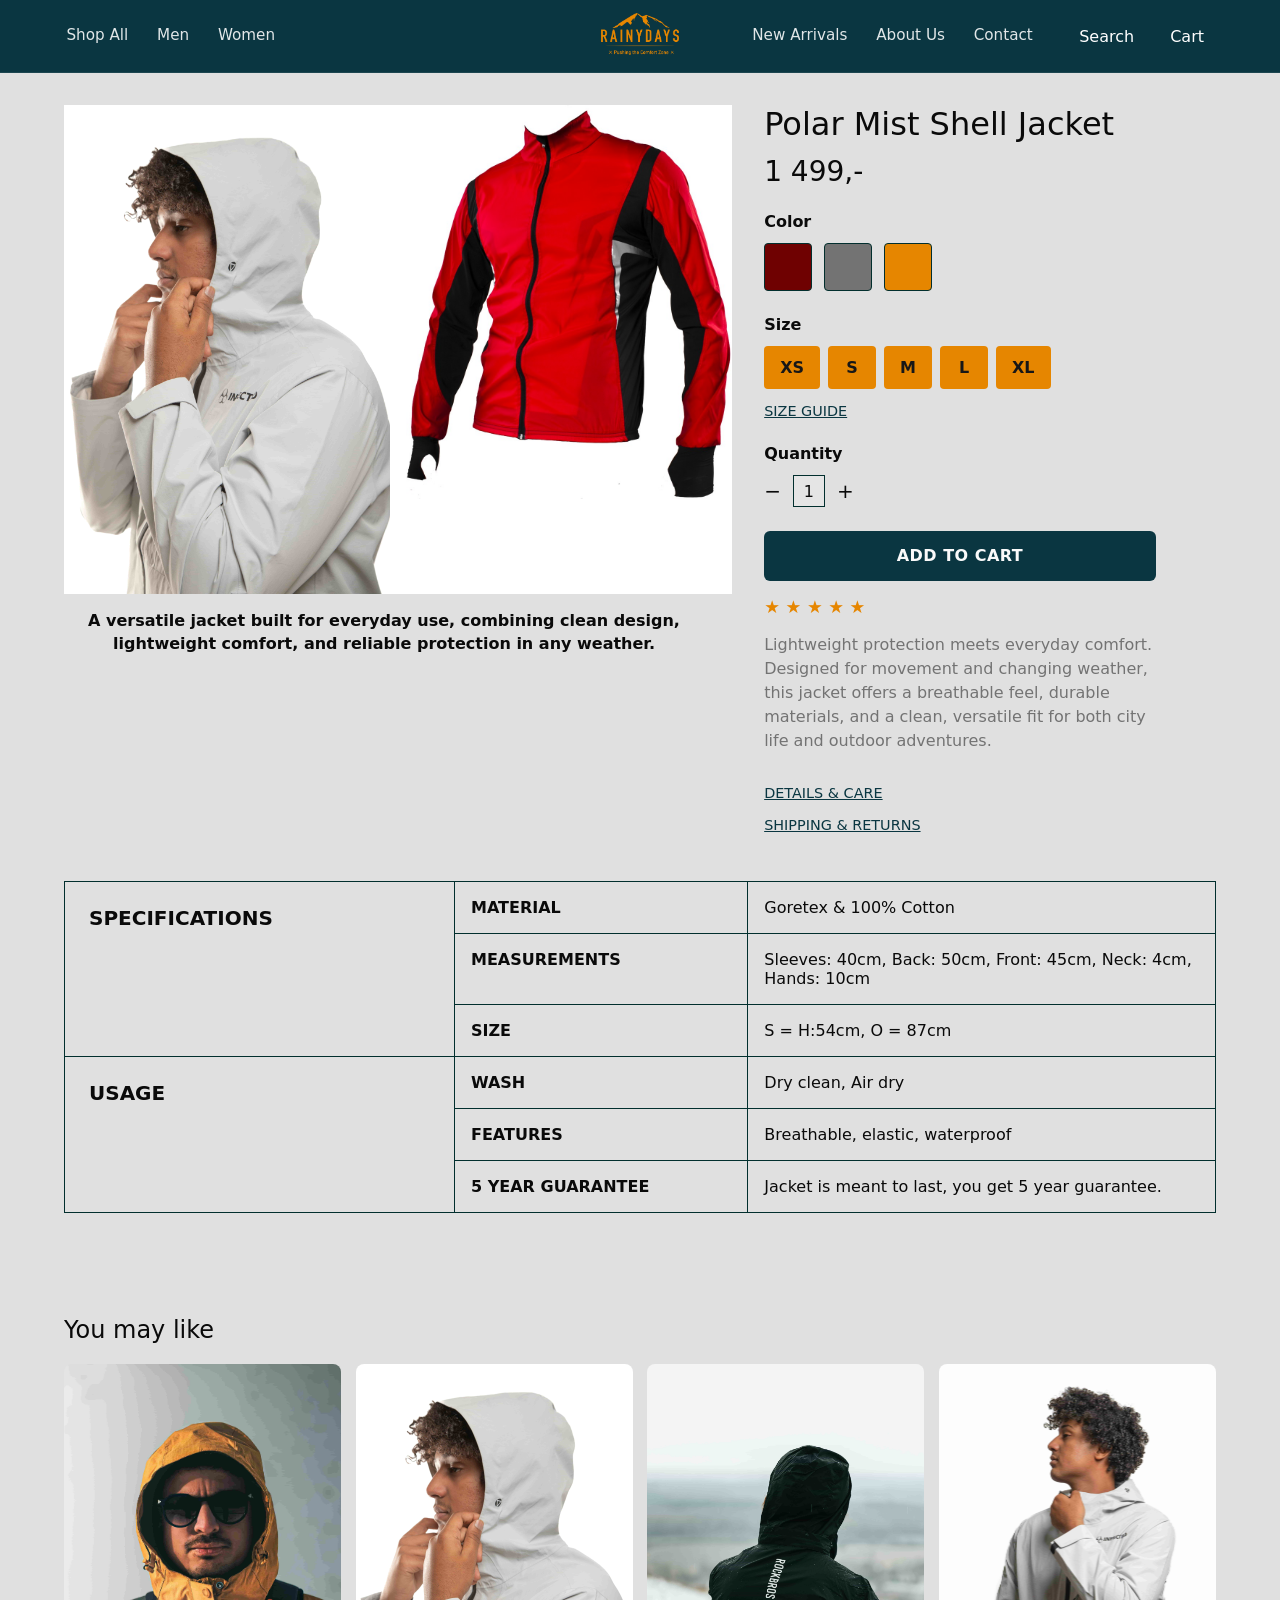
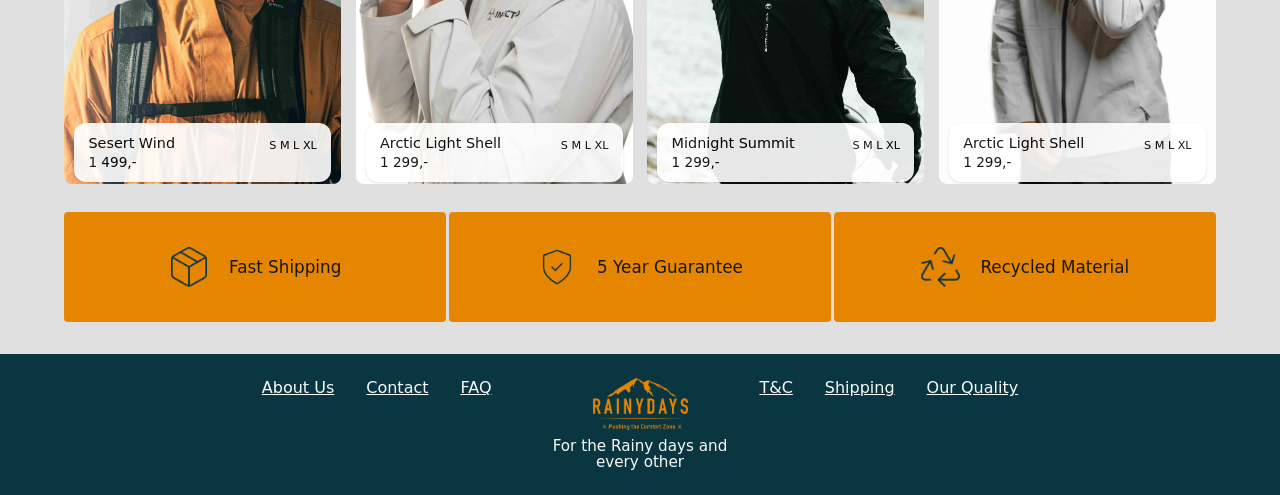
<file: products/[slug]/index.html>
<!doctype html>
<html lang="en">
  <head>
    <meta charset="UTF-8" />
    <meta name="viewport" content="width=device-width, initial-scale=1.0" />
    <title>Product | Rainy Days</title>
    <meta
      name="description"
      content="Explore durable rain jackets for men and women at Rainy Days. This product is exceptional and this exact description is still unique."
    />
    <link rel="stylesheet" href="../../css/styles.css" />
  </head>
  <body>
    <header class="site-header">
      <nav class="nav-mobile" aria-label="Mobile navigation">
        <input class="nav-mobile__toggle" type="checkbox" id="nav-toggle" />

        <div class="container nav-mobile__top">
          <label
            class="nav-mobile__btn"
            for="nav-toggle"
            aria-label="Toggle menu"
          >
            <span class="nav-mobile__bar"></span>
            <span class="nav-mobile__bar"></span>
            <span class="nav-mobile__bar"></span>
          </label>

          <a
            href="../../index.html"
            class="nav-mobile__logo-link"
            aria-label="Rainy Days home"
          >
            <img
              class="nav-mobile__logo"
              src="../../assets/images/logo/RainyDays_Logo_SecondaryColor.png"
              alt="Rainy Days logo"
            />
          </a>
        </div>

        <div class="nav-mobile__overlay">
          <div class="nav-mobile__panel" role="dialog" aria-label="Menu">
            <div class="nav-mobile__panel-inner">
              <div class="nav-mobile__links">
                <a
                  class="nav-mobile__link nav-mobile__link--active"
                  href="../../index.html"
                  >Home</a
                >
                <a class="nav-mobile__link" href="../../products/index.html"
                  >Shop All</a
                >
                <a class="nav-mobile__link" href="../../products/index.html"
                  >Men</a
                >
                <a class="nav-mobile__link" href="../../products/index.html"
                  >Women</a
                >
                <a class="nav-mobile__link" href="../../products/index.html"
                  >New Arrivals</a
                >
                <a class="nav-mobile__link" href="../../coming-soon/index.html"
                  >About Us</a
                >
                <a class="nav-mobile__link" href="../../coming-soon/index.html"
                  >Contact</a
                >
                <a class="nav-mobile__link" href="../../coming-soon/index.html"
                  >Search</a
                >
                <a class="nav-mobile__link" href="../../cart-page/index.html"
                  >Cart</a
                >
              </div>
            </div>
          </div>

          <label
            class="nav-mobile__backdrop"
            for="nav-toggle"
            aria-label="Close menu"
          ></label>
        </div>
      </nav>

      <nav class="nav-desktop" aria-label="Desktop navigation">
        <div class="container nav-desktop__inner">
          <div
            class="nav-desktop__group nav-desktop__group--left"
            aria-label="Primary categories"
          >
            <a class="nav-link" href="../../products/index.html">Shop All</a>
            <a class="nav-link" href="../../products/index.html">Men</a>
            <a class="nav-link" href="../../products/index.html">Women</a>
          </div>

          <a
            href="../../index.html"
            class="nav-desktop__logo-link"
            aria-label="Rainy Days home"
          >
            <img
              class="nav-desktop__logo-image"
              src="../../assets/images/logo/RainyDays_Logo_SecondaryColor.png"
              alt="Rainy Days logo"
            />
          </a>

          <div class="nav-desktop__group nav-desktop__group--right">
            <div class="nav-desktop__links" aria-label="Company links">
              <a class="nav-link" href="../../products/index.html"
                >New Arrivals</a
              >
              <a class="nav-link" href="../../coming-soon/index.html"
                >About Us</a
              >
              <a class="nav-link" href="../../coming-soon/index.html"
                >Contact</a
              >
            </div>

            <div class="nav-desktop__icons" aria-label="Actions">
              <a
                class="icon-btn"
                href="../../coming-soon/index.html"
                aria-label="Search"
                >Search</a
              >
              <a
                class="icon-btn"
                href="../../cart-page/index.html"
                aria-label="Cart"
                >Cart</a
              >
            </div>
          </div>
        </div>
      </nav>
    </header>

    <main>
      <section class="product-detail">
        <div class="container product-detail__layout">
          <article class="product-detail__gallery">
            <div class="product-detail__images">
              <img
                src="../../assets/images/jacketOnPeople/pexels-infected-store-1913417375-28758134.jpg"
                alt="Person wearing the Polar Mist Shell Jacket in white"
                class="product-detail__image"
              />
              <img
                src="../../assets/images/jackets/RainyDays_Jacket3.jpg"
                alt="Polar Mist Shell Jacket shown in red"
                class="product-detail__image"
              />
            </div>

            <p class="product-detail__text">
              A versatile jacket built for everyday use, combining clean design,
              lightweight comfort, and reliable protection in any weather.
            </p>
          </article>

          <article class="product-summary">
            <h1 class="product-summary__title">Polar Mist Shell Jacket</h1>
            <p class="product-summary__price">1 499,-</p>

            <div class="product-summary__group">
              <p class="product-summary__label">Color</p>
              <div class="product-summary__colors">
                <a
                  href="#"
                  class="product-summary__color product-summary__color--red"
                  aria-label="Choose red color"
                ></a>
                <a
                  href="#"
                  class="product-summary__color product-summary__color--grey"
                  aria-label="Choose grey color"
                ></a>
                <a
                  href="#"
                  class="product-summary__color product-summary__color--orange"
                  aria-label="Choose orange color"
                ></a>
              </div>
            </div>

            <div class="product-summary__group">
              <p class="product-summary__label">Size</p>
              <div class="product-summary__sizes">
                <a href="#" class="product-summary__size">XS</a>
                <a href="#" class="product-summary__size">S</a>
                <a href="#" class="product-summary__size">M</a>
                <a href="#" class="product-summary__size">L</a>
                <a href="#" class="product-summary__size">XL</a>
              </div>
              <a href="#" class="product-summary__guide">Size guide</a>
            </div>

            <div class="product-summary__group">
              <p class="product-summary__label">Quantity</p>
              <div class="product-summary__quantity">
                <a
                  href="#"
                  class="product-summary__qty-btn"
                  aria-label="Decrease quantity"
                  >−</a
                >
                <span class="product-summary__qty-value">1</span>
                <a
                  href="#"
                  class="product-summary__qty-btn"
                  aria-label="Increase quantity"
                  >+</a
                >
              </div>
            </div>

            <a href="../../cart-page/index.html" class="product-summary__button"
              >Add to cart</a
            >

            <div
              class="product-summary__rating"
              aria-label="Rated 5 out of 5 stars"
            >
              <span>★ ★ ★ ★ ★</span>
            </div>

            <p class="product-summary__description">
              Lightweight protection meets everyday comfort. Designed for
              movement and changing weather, this jacket offers a breathable
              feel, durable materials, and a clean, versatile fit for both city
              life and outdoor adventures.
            </p>

            <div class="product-summary__extra-links">
              <a href="#" class="product-summary__extra-link"
                >Details &amp; care</a
              >
              <a href="#" class="product-summary__extra-link"
                >Shipping &amp; returns</a
              >
            </div>
          </article>

          <article class="product-details-table">
            <div class="product-details-table__row">
              <div class="product-details-table__heading">
                <h2>Specifications</h2>
              </div>

              <div class="product-details-table__content">
                <div class="product-details-table__item">
                  <span class="product-details-table__key">Material</span>
                  <span class="product-details-table__value"
                    >Goretex &amp; 100% Cotton</span
                  >
                </div>

                <div class="product-details-table__item">
                  <span class="product-details-table__key">Measurements</span>
                  <span class="product-details-table__value">
                    Sleeves: 40cm, Back: 50cm, Front: 45cm, Neck: 4cm, Hands:
                    10cm
                  </span>
                </div>

                <div class="product-details-table__item">
                  <span class="product-details-table__key">Size</span>
                  <span class="product-details-table__value"
                    >S = H:54cm, O = 87cm</span
                  >
                </div>
              </div>
            </div>

            <div class="product-details-table__row">
              <div class="product-details-table__heading">
                <h2>Usage</h2>
              </div>

              <div class="product-details-table__content">
                <div class="product-details-table__item">
                  <span class="product-details-table__key">Wash</span>
                  <span class="product-details-table__value"
                    >Dry clean, Air dry</span
                  >
                </div>

                <div class="product-details-table__item">
                  <span class="product-details-table__key">Features</span>
                  <span class="product-details-table__value"
                    >Breathable, elastic, waterproof</span
                  >
                </div>

                <div class="product-details-table__item">
                  <span class="product-details-table__key"
                    >5 year guarantee</span
                  >
                  <span class="product-details-table__value">
                    Jacket is meant to last, you get 5 year guarantee.
                  </span>
                </div>
              </div>
            </div>
          </article>
        </div>
      </section>

      <section class="product-gallery">
        <div class="container">
          <h1 class="you-may-like">You may like</h1>
          <div class="product-gallery__grid">
            <article class="product-gallery__card">
              <a href="../../products/index.html" class="product-gallery__link">
                <img
                  src="../../assets/images/jacketOnPeople/pexels-mauroignaciotorres-17052555.jpg"
                  alt="Sesert Wind jacket"
                  class="product-gallery__image"
                />

                <div class="product-card-info">
                  <div class="product-card-info__left">
                    <p class="product-card-info__title">Sesert Wind</p>
                    <p class="product-card-info__price">1 499,-</p>
                  </div>

                  <div class="product-card-info__right">
                    <p class="product-card-info__sizes">S M L XL</p>
                    <div class="product-card-info__colors">
                      <span class="color color--red"></span>
                      <span class="color color--gray"></span>
                      <span class="color color--orange"></span>
                    </div>
                  </div>
                </div>
              </a>
            </article>

            <article class="product-gallery__card">
              <a href="../../products/index.html" class="product-gallery__link">
                <img
                  src="../../assets/images/jacketOnPeople/pexels-infected-store-1913417375-28758134.jpg"
                  alt="Arctic Light Shell jacket"
                  class="product-gallery__image"
                />

                <div class="product-card-info">
                  <div class="product-card-info__left">
                    <p class="product-card-info__title">Arctic Light Shell</p>
                    <p class="product-card-info__price">1 299,-</p>
                  </div>

                  <div class="product-card-info__right">
                    <p class="product-card-info__sizes">S M L XL</p>
                    <div class="product-card-info__colors">
                      <span class="color color--red"></span>
                      <span class="color color--gray"></span>
                      <span class="color color--orange"></span>
                    </div>
                  </div>
                </div>
              </a>
            </article>
            <article class="product-gallery__card">
              <a href="../../products/index.html" class="product-gallery__link">
                <img
                  src="../../assets/images/jacketOnPeople/pexels-joey-cede-2152653963-35900422.jpg"
                  alt="Midnight Summit jacket"
                  class="product-gallery__image"
                />

                <div class="product-card-info">
                  <div class="product-card-info__left">
                    <p class="product-card-info__title">Midnight Summit</p>
                    <p class="product-card-info__price">1 299,-</p>
                  </div>

                  <div class="product-card-info__right">
                    <p class="product-card-info__sizes">S M L XL</p>
                    <div class="product-card-info__colors">
                      <span class="color color--red"></span>
                      <span class="color color--gray"></span>
                      <span class="color color--orange"></span>
                    </div>
                  </div>
                </div>
              </a>
            </article>
            <article class="product-gallery__card">
              <a href="../../products/index.html" class="product-gallery__link">
                <img
                  src="../../assets/images/jacketOnPeople/pexels-infected-store-1913417375-28758137.jpg"
                  alt="Sesert Wind jacket"
                  class="product-gallery__image"
                />

                <div class="product-card-info">
                  <div class="product-card-info__left">
                    <p class="product-card-info__title">Arctic Light Shell</p>
                    <p class="product-card-info__price">1 299,-</p>
                  </div>

                  <div class="product-card-info__right">
                    <p class="product-card-info__sizes">S M L XL</p>
                    <div class="product-card-info__colors">
                      <span class="color color--red"></span>
                      <span class="color color--gray"></span>
                      <span class="color color--orange"></span>
                    </div>
                  </div>
                </div>
              </a>
            </article>
          </div>
        </div>
      </section>

      <section class="service-highlights">
        <div class="container">
          <div class="service-highlights__grid">
            <article class="service-card">
              <span class="service-card__icon">
                <img src="../../assets/icons/box.png" alt="Fast Shipping" />
              </span>
              <p class="service-card__text">Fast Shipping</p>
            </article>

            <article class="service-card">
              <span class="service-card__icon">
                <img
                  src="../../assets/icons/shield-check.png"
                  alt="5 Year Guarantee"
                />
              </span>
              <p class="service-card__text">5 Year Guarantee</p>
            </article>

            <article class="service-card">
              <span class="service-card__icon">
                <img
                  src="../../assets/icons/recycle.png"
                  alt="Recycled Material"
                />
              </span>
              <p class="service-card__text">Recycled Material</p>
            </article>
          </div>
        </div>
      </section>
    </main>

    <footer class="footer">
      <div class="footer__inner">
        <nav class="footer__links footer__links--top">
          <a href="../../coming-soon/index.html">About Us</a>
          <a href="../../coming-soon/index.html">Contact</a>
          <a href="../../coming-soon/index.html">FAQ</a>
        </nav>

        <div class="footer__brand">
          <img
            src="../../assets/images/logo/RainyDays_Logo_SecondaryColor.png"
            alt="Rainy Days logo"
            class="footer__logo"
          />
          <p class="footer__tagline">
            For the Rainy days and<br />
            every other
          </p>
        </div>

        <nav class="footer__links footer__links--bottom">
          <a href="../../coming-soon/index.html">T&amp;C</a>
          <a href="../../coming-soon/index.html">Shipping</a>
          <a href="../../coming-soon/index.html">Our Quality</a>
        </nav>
      </div>
    </footer>
  </body>
</html>
</file>
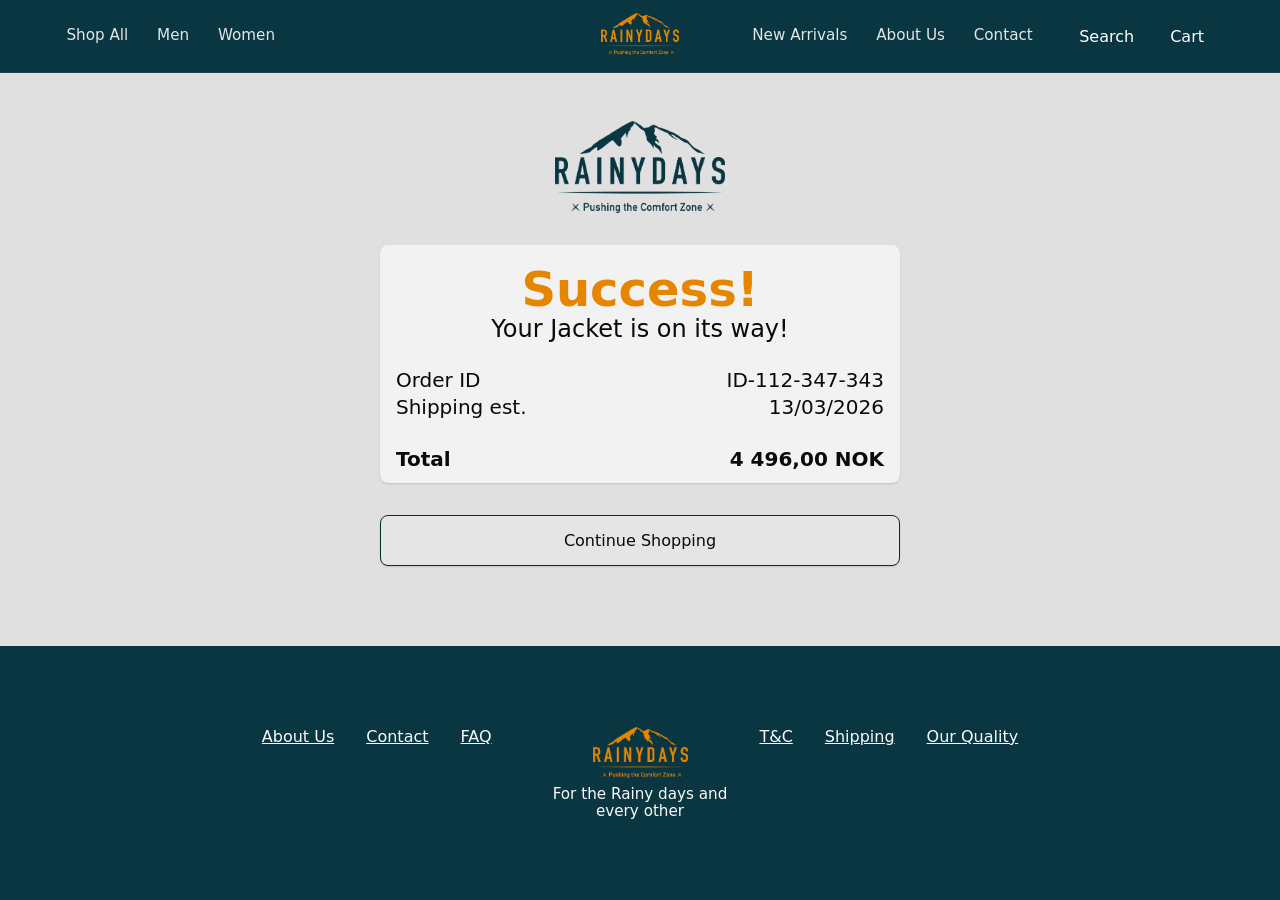
<file: success/[slug]/index.html>
<!doctype html>
<html lang="en">
  <head>
    <meta charset="UTF-8" />
    <meta name="viewport" content="width=device-width, initial-scale=1.0" />
    <title>Success | Rainy Days</title>
    <meta
      name="description"
      content="Congratulations on your purchase! Your order is confirmed and on its way. Thank you for shopping with Rainy Days."
    />
    <link rel="stylesheet" href="../../css/styles.css" />
  </head>
  <body>
    <header class="site-header">
      <nav class="nav-mobile" aria-label="Mobile navigation">
        <input class="nav-mobile__toggle" type="checkbox" id="nav-toggle" />

        <div class="container nav-mobile__top">
          <label
            class="nav-mobile__btn"
            for="nav-toggle"
            aria-label="Toggle menu"
          >
            <span class="nav-mobile__bar"></span>
            <span class="nav-mobile__bar"></span>
            <span class="nav-mobile__bar"></span>
          </label>

          <a
            href="../../index.html"
            class="nav-mobile__logo-link"
            aria-label="Rainy Days home"
          >
            <img
              class="nav-mobile__logo"
              src="../../assets/images/logo/RainyDays_Logo_SecondaryColor.png"
              alt="Rainy Days logo"
            />
          </a>
        </div>

        <div class="nav-mobile__overlay">
          <div class="nav-mobile__panel" role="dialog" aria-label="Menu">
            <div class="nav-mobile__panel-inner">
              <div class="nav-mobile__links">
                <a
                  class="nav-mobile__link nav-mobile__link--active"
                  href="index.html"
                  >Home</a
                >
                <a class="nav-mobile__link" href="../../products/index.html"
                  >Shop All</a
                >
                <a class="nav-mobile__link" href="../../products/index.html"
                  >Men</a
                >
                <a class="nav-mobile__link" href="../../products/index.html"
                  >Women</a
                >
                <a class="nav-mobile__link" href="../../products/index.html"
                  >New Arrivals</a
                >
                <a class="nav-mobile__link" href="../../coming-soon/index.html"
                  >About Us</a
                >
                <a class="nav-mobile__link" href="../../coming-soon/index.html"
                  >Contact</a
                >
                <a class="nav-mobile__link" href="../../coming-soon/index.html"
                  >Search</a
                >
                <a class="nav-mobile__link" href="../../cart-page/index.html"
                  >Cart</a
                >
              </div>
            </div>
          </div>

          <label
            class="nav-mobile__backdrop"
            for="nav-toggle"
            aria-label="Close menu"
          ></label>
        </div>
      </nav>

      <nav class="nav-desktop" aria-label="Desktop navigation">
        <div class="container nav-desktop__inner">
          <div
            class="nav-desktop__group nav-desktop__group--left"
            aria-label="Primary categories"
          >
            <a class="nav-link" href="../../products/index.html">Shop All</a>
            <a class="nav-link" href="../../products/index.html">Men</a>
            <a class="nav-link" href="../../products/index.html">Women</a>
          </div>

          <a
            href="../../index.html"
            class="nav-desktop__logo-link"
            aria-label="Rainy Days home"
          >
            <img
              class="nav-desktop__logo-image"
              src="../../assets/images/logo/RainyDays_Logo_SecondaryColor.png"
              alt="Rainy Days logo"
            />
          </a>

          <div class="nav-desktop__group nav-desktop__group--right">
            <div class="nav-desktop__links" aria-label="Company links">
              <a class="nav-link" href="../../products/index.html"
                >New Arrivals</a
              >
              <a class="nav-link" href="../../coming-soon/index.html"
                >About Us</a
              >
              <a class="nav-link" href="../../coming-soon/index.html"
                >Contact</a
              >
            </div>

            <div class="nav-desktop__icons" aria-label="Actions">
              <a
                class="icon-btn"
                href="../../coming-soon/index.html"
                aria-label="Search"
                >Search</a
              >
              <a
                class="icon-btn"
                href="../../cart-page/index.html"
                aria-label="Cart"
                >Cart</a
              >
            </div>
          </div>
        </div>
      </nav>
    </header>

    <main>
      <section class="success-page">
        <div class="container">
          <div class="success-page__content">
            <img
              src="../../assets/images/logo/RainyDays_Logo.png"
              alt="Rainy Days logo"
              class="success-page__logo"
            />

            <article class="success-card">
              <h1 class="success-card__title">Success!</h1>
              <p class="success-card__subtitle">Your Jacket is on its way!</p>

              <div class="success-card__details">
                <div class="success-card__row">
                  <span class="success-card__label">Order ID</span>
                  <span class="success-card__value">ID-112-347-343</span>
                </div>

                <div class="success-card__row">
                  <span class="success-card__label">Shipping est.</span>
                  <span class="success-card__value">13/03/2026</span>
                </div>
              </div>

              <div class="success-card__total">
                <span class="success-card__total-label">Total</span>
                <span class="success-card__total-value">4 496,00 NOK</span>
              </div>
            </article>

            <a href="../../products/index.html" class="success-page__button">
              Continue Shopping
            </a>
          </div>
        </div>
      </section>
    </main>

    <footer class="footer">
      <div class="footer__inner">
        <nav class="footer__links footer__links--top">
          <a href="../../coming-soon/index.html">About Us</a>
          <a href="../../coming-soon/index.html">Contact</a>
          <a href="../../coming-soon/index.html">FAQ</a>
        </nav>

        <div class="footer__brand">
          <img
            src="../../assets/images/logo/RainyDays_Logo_SecondaryColor.png"
            alt="Rainy Days logo"
            class="footer__logo"
          />
          <p class="footer__tagline">
            For the Rainy days and<br />
            every other
          </p>
        </div>

        <nav class="footer__links footer__links--bottom">
          <a href="../../coming-soon/index.html">T&amp;C</a>
          <a href="../../coming-soon/index.html">Shipping</a>
          <a href="../../coming-soon/index.html">Our Quality</a>
        </nav>
      </div>
    </footer>
  </body>
</html>
</file>
<file: css/styles.css>
* {
  box-sizing: border-box;
}

html {
  height: 100%;
}

body {
  display: flex;
  flex-direction: column;
}

main {
  flex: 1;
}

body {
  height: 100%;

  margin: 0;
  background: var(--background);
  color: var(--foreground);
  font-family:
    system-ui,
    -apple-system,
    BlinkMacSystemFont,
    sans-serif;
}

:root {
  --background: oklch(0.9067 0 0);
  --foreground: oklch(0.145 0 0);
  --card: oklch(0.9612 0 0);
  --card-foreground: oklch(0.145 0 0);
  --popover: oklch(0.3095 0.0496 218.5622);
  --popover-foreground: oklch(0.9249 0 0);
  --primary: oklch(0.3095 0.0496 218.5622);
  --primary-foreground: oklch(0.985 0 0);
  --secondary: oklch(0.7081 0.162 62.6546);
  --secondary-foreground: oklch(0.205 0 0);
  --muted: oklch(0.97 0 0);
  --muted-foreground: oklch(0.556 0 0);
  --accent: oklch(0.7081 0.162 62.6546);
  --accent-foreground: oklch(0 0 0);
  --destructive: oklch(0.3408 0.1389 29.0783);
  --destructive-foreground: oklch(1 0 0);
  --border: oklch(0.277 0.046 192.524);
  --input: oklch(0.922 0 0);
  --ring: oklch(0.708 0 0);
  --chart-1: oklch(0.81 0.1 252);
  --chart-2: oklch(0.62 0.19 260);
  --chart-3: oklch(0.55 0.22 263);
  --chart-4: oklch(0.49 0.22 264);
  --chart-5: oklch(0.42 0.18 266);
  --sidebar: oklch(0.7731 0 0);
  --sidebar-foreground: oklch(0.3095 0.0496 218.5622);
  --sidebar-primary: oklch(0 0 0);
  --sidebar-primary-foreground: oklch(0.985 0 0);
  --sidebar-accent: oklch(0.7081 0.162 62.6546);
  --sidebar-accent-foreground: oklch(0.205 0 0);
  --sidebar-border: oklch(0.3095 0.0496 218.5622);
  --sidebar-ring: oklch(0 0 0);
  --font-sans: Candal, ui-sans-serif, sans-serif, system-ui;
  --font-serif: Adamina, ui-serif, serif;
  --font-mono:
    ui-monospace, SFMono-Regular, Menlo, Monaco, Consolas, "Liberation Mono",
    "Courier New", monospace;
  --radius: 0.625rem;
  --shadow-x: 0;
  --shadow-y: 1px;
  --shadow-blur: 3px;
  --shadow-spread: 0px;
  --shadow-opacity: 0.1;
  --shadow-color: oklch(0 0 0);
  --shadow-2xs: 0 1px 3px 0px hsl(0 0% 0% / 0.05);
  --shadow-xs: 0 1px 3px 0px hsl(0 0% 0% / 0.05);
  --shadow-sm:
    0 1px 3px 0px hsl(0 0% 0% / 0.1), 0 1px 2px -1px hsl(0 0% 0% / 0.1);
  --shadow: 0 1px 3px 0px hsl(0 0% 0% / 0.1), 0 1px 2px -1px hsl(0 0% 0% / 0.1);
  --shadow-md:
    0 1px 3px 0px hsl(0 0% 0% / 0.1), 0 2px 4px -1px hsl(0 0% 0% / 0.1);
  --shadow-lg:
    0 1px 3px 0px hsl(0 0% 0% / 0.1), 0 4px 6px -1px hsl(0 0% 0% / 0.1);
  --shadow-xl:
    0 1px 3px 0px hsl(0 0% 0% / 0.1), 0 8px 10px -1px hsl(0 0% 0% / 0.1);
  --shadow-2xl: 0 1px 3px 0px hsl(0 0% 0% / 0.25);
  --tracking-normal: 0em;
  --spacing: 0.25rem;
}

.container {
  width: min(1200px, 100%);
  margin: 0 auto;
  padding: 0 1rem;
}

h1 {
  font-weight: 400;
}

/* h2 {
  font-weight: 400;
}

h3 {
  font-weight: 400;
}

p {
  margin: 0;
}

button {
  font-family: inherit;
  cursor: pointer;
  border: none;
  background: none;
} */

.site-header {
  width: 100%;
  background: var(--primary);
  color: var(--primary-foreground);
}

/* NAV */

.nav-desktop {
  width: 100%;
  background: var(--primary);
  border-bottom: 1px solid rgba(255, 255, 255, 0.08);
}

.nav-desktop__inner {
  height: 72px;
  display: grid;
  grid-template-columns: 1fr auto 1fr;
  align-items: center;
  gap: 1rem;
}

.nav-desktop__group {
  display: flex;
  align-items: center;
  gap: 1.5rem;
  min-width: 0;
}

.nav-desktop__group--left {
  justify-content: flex-start;
}

.nav-desktop__group--right {
  justify-content: flex-end;
  gap: 2rem;
}

.nav-desktop__logo {
  justify-self: center;
  font-weight: 800;
  letter-spacing: 1px;
  text-transform: uppercase;
  text-decoration: none;
  color: var(--primary-foreground);
}

.nav-link {
  color: rgba(255, 255, 255, 0.88);
  text-decoration: none;
  font-size: 0.95rem;
  padding: 0.35rem 0.15rem;
  border-bottom: 2px solid transparent;
}

.nav-mobile__logo {
  height: 36px;
}

.nav-desktop__logo-image {
  height: 42px;
}

.nav-link:hover,
.nav-link:focus-visible {
  color: #ffffff;
  border-bottom-color: rgba(255, 255, 255, 0.75);
  text-decoration: none;
}

.nav-link--active {
  color: #ffffff;
  border-bottom-color: rgba(255, 255, 255, 0.9);
}

.nav-desktop__links {
  display: flex;
  align-items: center;
  gap: 1.5rem;
}

.nav-desktop__icons {
  display: flex;
  align-items: center;
  gap: 0.75rem;
}

.icon-btn {
  height: 40px;
  display: inline-flex;
  align-items: center;
  justify-content: center;
  padding: 0 0.75rem;
  border-radius: 999px;
  text-decoration: none;
  color: #ffffff;
}

.icon-btn:hover,
.icon-btn:focus-visible {
  background: rgba(255, 255, 255, 0.12);
  text-decoration: none;
}

.nav-mobile {
  width: 100%;
  background: var(--primary);
  border-bottom: 1px solid rgba(255, 255, 255, 0.08);
  position: relative;
}

.nav-mobile__toggle {
  position: absolute;
  opacity: 0;
  pointer-events: none;
}

.nav-mobile__top {
  height: 72px;
  display: flex;
  align-items: center;
  justify-content: space-between;
  position: relative;
  z-index: 60;
}

.nav-mobile__logo {
  font-weight: 800;
  letter-spacing: 1px;
  text-transform: uppercase;
  text-decoration: none;
  color: var(--primary-foreground);
  margin-left: auto;
}

.nav-mobile__btn {
  width: 44px;
  height: 44px;
  display: inline-flex;
  flex-direction: column;
  align-items: center;
  justify-content: center;
  gap: 5px;
  border-radius: 999px;
  cursor: pointer;
  position: relative;
  z-index: 70;
}

.nav-mobile__btn:focus-visible {
  outline: 3px solid #ffffff;
  outline-offset: 3px;
}

.nav-mobile__bar {
  display: block;
  width: 22px;
  height: 2px;
  background: var(--secondary);
  border-radius: 999px;
  transition:
    transform 220ms ease,
    opacity 220ms ease;
}

.nav-mobile__overlay {
  position: fixed;
  inset: 0;
  z-index: 50;

  opacity: 0;
  pointer-events: none;
  transition: opacity 300ms ease;
}

.nav-mobile__backdrop {
  position: absolute;
  inset: 0;
  z-index: 1;
  background: rgba(0, 0, 0, 0.45);
}

@supports (
  (-webkit-backdrop-filter: blur(10px)) or (backdrop-filter: blur(10px))
) {
  .nav-mobile__backdrop {
    background: rgba(0, 0, 0, 0.35);
    -webkit-backdrop-filter: blur(10px);
    backdrop-filter: blur(10px);
  }
}

.nav-mobile__panel {
  position: absolute;
  inset: 0;
  z-index: 2;
  background: rgba(10, 54, 65, 0.92);
  display: flex;
  align-items: center;
  justify-content: center;

  transform: translateY(-100%);
  transition: transform 350ms cubic-bezier(0.22, 0.61, 0.36, 1);
}

.nav-mobile__panel-inner {
  position: relative;
  z-index: 3;
  width: min(420px, calc(100% - 3rem));
  text-align: center;
}

.nav-mobile__links {
  display: flex;
  flex-direction: column;
  gap: 1rem;
}

.nav-mobile__link {
  color: rgba(255, 255, 255, 0.92);
  text-decoration: none;
  font-size: 1.25rem;
  letter-spacing: 2px;
  padding: 0.25rem 0;
  border-bottom: 2px solid transparent;
  width: fit-content;
  margin: 0 auto;
}

.nav-mobile__link:hover,
.nav-mobile__link:focus-visible {
  color: #ffffff;
  border-bottom-color: rgba(255, 255, 255, 0.75);
  text-decoration: none;
}

.nav-mobile__link--active {
  color: #ffffff;
  border-bottom-color: var(--secondary);
}

.nav-mobile__toggle:checked ~ .nav-mobile__overlay {
  opacity: 1;
  pointer-events: auto;
}

.nav-mobile__toggle:checked ~ .nav-mobile__overlay .nav-mobile__panel {
  transform: translateY(0);
}

.nav-mobile__toggle:checked ~ .nav-mobile__top .nav-mobile__bar:nth-child(1) {
  transform: translateY(7px) rotate(45deg);
}

.nav-mobile__toggle:checked ~ .nav-mobile__top .nav-mobile__bar:nth-child(2) {
  opacity: 0;
}

.nav-mobile__toggle:checked ~ .nav-mobile__top .nav-mobile__bar:nth-child(3) {
  transform: translateY(-7px) rotate(-45deg);
}

.nav-desktop {
  display: none;
}

@media (min-width: 768px) {
  .nav-mobile {
    display: none;
  }

  .nav-desktop {
    display: block;
  }
}

@media (min-width: 1024px) {
  .container {
    padding: 0 1.5rem;
  }
}

/* HERO */

.hero {
  min-height: 600px;
  background-image: url("../assets/images/abstract/pexels-aditya-ganpule-994938-2445656.jpg");
  background-size: cover;
  background-position: center;
  background-repeat: no-repeat;
}

.hero__overlay {
  min-height: 600px;
  background: rgba(0, 0, 0, 0.18);
}

.hero__content {
  min-height: 600px;
  display: flex;
  flex-direction: column;
  align-items: center;
  justify-content: space-between;
  text-align: center;
  padding: 8.5rem 1rem 2rem;
}

.hero__title {
  margin: 0;
  color: #ffffff;
  font-size: 3.75rem;
  font-weight: 600;
  line-height: 1.15;
  max-width: 900px;
}

.hero__cta {
  display: flex;
  flex-direction: column;
  align-items: center;
}

.hero__text {
  margin: 0 0 0.8rem;
  color: #ffffff;
  font-size: 1.1rem;
  line-height: 1.3;
}

.hero__button {
  display: inline-flex;
  align-items: center;
  justify-content: center;
  min-width: 170px;
  min-height: 44px;
  padding: 0.75rem 1.5rem;
  border-radius: 12px;
  background: var(--primary);
  color: #ffffff;
  text-decoration: none;
  font-size: 1rem;
  line-height: 1;
}

.hero__button:hover,
.hero__button:focus-visible {
  background: var(--primary-dark);
}

@media (max-width: 767px) {
  .hero,
  .hero__overlay,
  .hero__content {
    min-height: calc(100svh - 72px);
  }

  .hero {
    background-position: center;
  }

  .hero__content {
    padding: 7.5rem 1.25rem 2.25rem;
  }

  .hero__title {
    font-size: 2.2rem;
    line-height: 1.05;
    max-width: 320px;
  }

  .hero__text {
    font-size: 0.95rem;
    margin-bottom: 0.9rem;
  }

  .hero__button {
    min-width: 112px;
    min-height: 38px;
    padding: 0.65rem 1.1rem;
    border-radius: 999px;
    font-size: 0.85rem;
  }
}
/* 
PRODUCT GALLERY */

.product-gallery {
  padding: 1rem 0 1.5rem;
}

.product-gallery__grid {
  display: grid;
  grid-template-columns: 1fr;
  gap: 0.9rem;
}

.product-gallery__card {
  position: relative;

  border-radius: 8px;
  overflow: hidden;
}

.product-gallery__link {
  display: block;
  text-decoration: none;
  position: relative;
}

.product-gallery__image {
  display: block;
  width: 100%;
  height: 360px;
  object-fit: cover;
}

.product-card-info {
  position: absolute;
  left: 10px;
  right: 10px;
  bottom: 10px;

  background: #ffffff;
  border-radius: 12px;
  padding: 0.75rem 0.9rem;

  display: flex;
  justify-content: space-between;
  align-items: flex-end;

  box-shadow: var(--shadow-sm);

  opacity: 0.9;
  transform: translateY(8px);
  transition: all 0.25s ease;
}

.product-gallery__card:hover .product-card-info {
  opacity: 1;
  transform: translateY(0);
}

.product-card-info__title {
  color: #000;
  margin: 0 0 0.2rem;
  font-size: 0.9rem;
}

.product-card-info__price {
  color: #000;
  margin: 0;
  font-size: 0.85rem;
}

.product-card-info__sizes {
  color: #000;
  margin: 0 0 0.3rem;
  font-size: 0.7rem;
  text-align: right;
}

.product-card-info__colors {
  display: flex;
  gap: 0.3rem;
  justify-content: flex-end;
}

.color {
  width: 14px;
  height: 14px;
  border-radius: 4px;
}

@media (min-width: 768px) {
  .product-gallery {
    padding: 1.25rem 0 1.75rem;
  }

  .product-gallery__grid {
    grid-template-columns: repeat(4, 1fr);
    gap: 0.9rem;
  }

  .product-gallery__image {
    height: 380px;
  }
}

@media (min-width: 1024px) {
  .product-gallery__image {
    height: 420px;
  }
}

/* COLLECTION */
.collections {
  padding: 0 0 1.5rem;
}

.collections__grid {
  display: grid;
  grid-template-columns: 1fr;
  gap: 0.9rem;
}

.collection-card {
  position: relative;
  display: block;
  min-height: 320px;
  border-radius: 8px;
  overflow: hidden;
  text-decoration: none;
}

.collection-card__image {
  width: 100%;
  height: 100%;
  object-fit: cover;
  display: block;
}

.collection-card__title {
  position: absolute;
  margin: 0;
  color: #ffffff;
  font-weight: 700;
  text-transform: uppercase;
  line-height: 1.02;
  letter-spacing: 0.02em;
}

.collection-card--men .collection-card__title {
  top: 1rem;
  left: 1rem;
  font-size: 2rem;
  max-width: 220px;
}

.collection-card--women .collection-card__title {
  right: 1rem;
  bottom: 1rem;
  text-align: right;
  font-size: 2rem;
  max-width: 220px;
}

@media (min-width: 768px) {
  .collections {
    padding: 0 0 1.75rem;
  }

  .collections__grid {
    grid-template-columns: 1fr 1fr;
    gap: 0.9rem;
  }

  .collection-card {
    min-height: 430px;
  }

  .collection-card--men .collection-card__title,
  .collection-card--women .collection-card__title {
    top: 1rem;
    left: 1rem;
    right: auto;
    bottom: auto;
    text-align: left;
    font-size: 1.15rem;
    font-weight: 400;
    text-transform: none;
    max-width: none;
    line-height: 1.2;
    letter-spacing: 0;
  }
}

/* FEATURED PRODUCTS */
.featured-products {
  padding: 1.5rem 0 2rem;
}

.featured-products__desktop {
  display: none;
}

.featured-products__mobile {
  display: block;
}

.featured-products__mobile-top {
  display: flex;
  align-items: flex-start;
  justify-content: space-between;
  gap: 1rem;
  margin-bottom: 1rem;
}

.featured-products__mobile-title {
  margin: 0;
  font-size: 2.1rem;
  font-weight: 400;
  line-height: 1.1;
  max-width: 180px;
}

.featured-products__shop-link {
  color: var(--primary);
  font-size: 0.95rem;
  text-decoration: underline;
  white-space: nowrap;
}

.featured-products__shop-link--mobile {
  padding-top: 0.2rem;
}

.featured-products__mobile-image-wrap {
  padding: 1rem;
  margin-bottom: 1.25rem;
}

.featured-products__mobile-image {
  width: 100%;
  height: 230px;
  object-fit: contain;
}

.featured-carousel {
  overflow-x: auto;
  overflow-y: hidden;
  margin-right: -1rem;
  padding-bottom: 0.5rem;
  -webkit-overflow-scrolling: touch;
  scrollbar-width: none;
}

.featured-carousel::-webkit-scrollbar {
  display: none;
}

.featured-carousel__track {
  display: flex;
  gap: 1rem;
  width: max-content;
  padding-right: 1rem;
}

.featured-carousel__card {
  min-width: 260px;
  max-width: 260px;
  background: #fff;
  border: 1px solid var(--border);
  border-radius: 6px;
  padding: 0.8rem;
  display: grid;
  grid-template-columns: 96px 1fr;
  gap: 1rem;
  align-items: center;
}

.featured-carousel__image {
  width: 96px;
  height: 120px;
  object-fit: contain;
  border-radius: 8px;
}

.featured-carousel__title {
  margin: 0 0 0.35rem;
  font-size: 1.1rem;
  font-weight: 400;
  line-height: 1.2;
}

.featured-carousel__price {
  margin: 0 0 0.9rem;
  font-size: 0.95rem;
}

.featured-carousel__button {
  display: inline-flex;
  align-items: center;
  justify-content: center;
  min-width: 105px;
  min-height: 36px;
  padding: 0.65rem 1rem;
  border-radius: 999px;
  background: var(--primary);
  color: #ffffff;
  text-decoration: none;
  font-size: 0.75rem;
  line-height: 1;
  box-shadow: var(--shadow-sm);
}

.featured-carousel__button:hover,
.featured-carousel__button:focus-visible {
  background: var(--primary-dark);
}

@media (min-width: 768px) {
  .featured-products {
    padding: 1.75rem 0 2.25rem;
  }

  .featured-products__mobile {
    display: none;
  }

  .featured-products__desktop {
    display: grid;
    grid-template-columns: minmax(0, 1fr) 0.95fr;
    gap: 2rem;
    align-items: start;
  }

  .featured-products__heading {
    display: flex;
    align-items: flex-start;
    justify-content: space-between;
    gap: 1rem;
    margin-bottom: 1rem;
  }

  .featured-products__title {
    margin: 0 0 0.25rem;
    font-size: 2rem;
    font-weight: 400;
    line-height: 1.1;
  }

  .featured-products__subtitle {
    margin: 0;
    font-size: 0.8rem;
    color: var(--primary);
  }

  .featured-products__list {
    display: grid;
    gap: 0.75rem;
  }

  .featured-item {
    display: grid;
    grid-template-columns: 92px 1fr auto;
    align-items: center;
    gap: 1rem;
    background: #fff;
    border: 1px solid var(--border);
    padding: 0.8rem 1rem;
  }

  .featured-item__image {
    width: 92px;
    height: 72px;
    object-fit: contain;
  }

  .featured-item__title {
    margin: 0 0 0.2rem;
    font-size: 1.15rem;
    font-weight: 400;
  }

  .featured-item__price {
    margin: 0;
    font-size: 0.85rem;
  }

  .featured-item__button {
    display: inline-flex;
    align-items: center;
    justify-content: center;
    min-width: 118px;
    min-height: 34px;
    padding: 0.6rem 1rem;
    border-radius: 6px;
    background: var(--primary);
    color: #ffffff;
    text-decoration: none;
    font-size: 0.75rem;
    line-height: 1;
    box-shadow: var(--shadow-sm);
  }

  .featured-item__button:hover,
  .featured-item__button:focus-visible {
    background: #0f4654;
  }

  .featured-products__footer {
    text-align: center;
    margin-top: 0.9rem;
  }

  .featured-products__see-link {
    color: var(--primary);
    font-size: 0.75rem;
    text-decoration: underline;
  }

  .featured-products__image-wrap {
    background: #fff;
    padding: 1.5rem;
    min-height: 100%;
  }

  .featured-products__image {
    width: 100%;
    height: 430px;
    object-fit: contain;
  }
}

@media (min-width: 1024px) {
  .featured-products__desktop {
    grid-template-columns: minmax(0, 1fr) minmax(380px, 0.95fr);
    gap: 2.25rem;
  }

  .featured-products__title {
    font-size: 2.2rem;
  }

  .featured-products__image {
    height: 470px;
  }
}

/* BANNER */

.prepared-banner {
  padding: 0 0 1rem;
}

.prepared-banner__card {
  position: relative;
  overflow: hidden;
}

.prepared-banner__image {
  display: block;
  width: 100%;
  height: 230px;
  object-fit: cover;
}

.prepared-banner__overlay {
  position: absolute;
  inset: 0;
  display: flex;
  flex-direction: column;
  align-items: center;
  justify-content: center;
  text-align: center;
  padding: 1.5rem;
}

.prepared-banner__logo {
  width: 140px;
  height: auto;
  margin-bottom: 1rem;
}

.prepared-banner__title {
  margin: 0;
  color: var(--primary-foreground);
  font-size: 1.9rem;
  font-weight: 600;
  line-height: 1.1;
  max-width: 320px;
}

/* SERVICE */
.service-highlights {
  padding: 0 0 1.5rem;
}

.service-highlights__grid {
  display: grid;
  grid-template-columns: 1fr;
  gap: 0.15rem;
}

.service-card {
  min-height: 92px;
  background: var(--secondary);
  color: var(--secondary-foreground);
  display: flex;
  align-items: center;
  justify-content: flex-start;
  gap: 1rem;
  padding: 1.25rem 1.5rem;
  border-radius: 4px;
}

.service-card__icon {
  width: 32px;
  height: 32px;
  flex-shrink: 0;
  display: inline-flex;
  align-items: center;
  justify-content: center;
}

.service-card__icon img {
  width: 100%;
  height: 100%;
  object-fit: contain;
  display: block;
}

.service-card__text {
  margin: 0;
  font-size: 1rem;
  font-weight: 500;
}

@media (min-width: 768px) {
  .service-highlights {
    padding: 0 0 2rem;
  }

  .service-highlights__grid {
    grid-template-columns: repeat(3, 1fr);
    gap: 0.15rem;
  }

  .service-card {
    min-height: 110px;
    justify-content: center;
    gap: 1.25rem;
    padding: 1.5rem;
  }

  .service-card__icon {
    width: 40px;
    height: 40px;
  }

  .service-card__text {
    font-size: 1.05rem;
  }
}

/* FOOTER */
.footer {
  background: var(--primary);
  color: var(--primary-foreground);
  padding: 2rem 1.5rem;
}

.footer__inner {
  max-width: 1100px;
  margin: 0 auto;
}

.footer__links a {
  color: var(--primary-foreground);
  text-decoration: underline;
  font-size: 1rem;
}

.footer__brand {
  display: flex;
  flex-direction: column;
  align-items: center;
}

.footer__logo {
  width: 110px;
  margin-bottom: 0.75rem;
}

.footer__tagline {
  margin: 0;
  font-size: 1rem;
  line-height: 1.2;
  text-align: center;
}

.footer__inner {
  display: flex;
  flex-direction: column;
  align-items: center;
  gap: 2.5rem;
}

.footer__links {
  display: flex;
  justify-content: center;
  gap: 2.5rem;
  flex-wrap: wrap;
}

@media (min-width: 768px) {
  .footer {
    display: flex;
    align-items: center;
    height: 330px;
    padding: 1.5rem 2rem;
  }

  .footer__inner {
    display: grid;
    grid-template-columns: 1fr auto 1fr;
    align-items: start;
    gap: 2rem;
  }

  .footer__links {
    flex-wrap: nowrap;
    gap: 2rem;
  }

  .footer__links--top {
    justify-content: flex-start;
    align-self: start;
  }

  .footer__links--bottom {
    justify-content: flex-end;
    align-self: start;
  }

  .footer__brand {
    justify-self: center;
  }

  .footer__logo {
    width: 95px;
    margin-bottom: 0.5rem;
  }

  .footer__tagline {
    font-size: 0.95rem;
    line-height: 1.1;
  }
}

/* PRODUCT PAGE */
/* PRODUCTS TOOLBAR */
.products-toolbar {
  color: var(--foreground);
  padding: 0.75rem 0 0.85rem;
  border-top: 1px solid var(--border);
}

.products-toolbar .container {
  display: flex;
  flex-direction: column;
  gap: 0.9rem;
}

.products-toolbar__top {
  display: flex;
  align-items: center;
  justify-content: space-between;
}

.products-toolbar__title {
  margin: 0;
  font-size: 1.75rem;
  font-weight: 700;
  letter-spacing: 0.02em;
  color: var(--foreground);
}

.products-toolbar__link {
  display: inline-flex;
  align-items: center;
  gap: 0.4rem;
  color: var(--foreground);
  text-decoration: underline;
  text-underline-offset: 2px;
  font-size: 1rem;
}

.products-toolbar__link:hover {
  opacity: 0.7;
}

.products-toolbar__chevron {
  font-size: 0.9rem;
  transform: translateY(-1px);
}

.products-toolbar__filters {
  display: flex;
  gap: 1.25rem;
  flex-wrap: wrap;
}

.products-toolbar__sort {
  display: flex;
}

@media (min-width: 768px) {
  .products-toolbar {
    padding: 1rem 0 1.25rem;
    border-top: none;
  }

  .products-toolbar .container {
    gap: 1rem;
  }

  .products-toolbar__title {
    font-size: 2.25rem;
  }

  .products-toolbar__top {
    justify-content: flex-start;
  }

  .products-toolbar__sort {
    margin-left: auto;
  }

  .products-toolbar__filters {
    gap: 2rem;
  }

  .products-toolbar__link {
    font-size: 0.95rem;
  }
}

/* PRODUCT PAGE PRODUCTS GRID */
.product-gallery--products .product-gallery__grid {
  grid-template-columns: 1fr;
  gap: 0.9rem;
}

.product-gallery--products .product-gallery__image {
  height: 250px;
}

@media (min-width: 768px) {
  .product-gallery--products .product-gallery__grid {
    grid-template-columns: repeat(3, 1fr);
  }

  .product-gallery--products .product-gallery__image {
    height: 320px;
  }
}

@media (min-width: 1024px) {
  .product-gallery--products .product-gallery__image {
    height: 360px;
  }
}

/* FEATURED PRODUCT GRID */
.product-gallery--featured .product-gallery__grid {
  grid-template-columns: 1fr;
  gap: 0.9rem;
}

.product-gallery--featured .product-gallery__image {
  height: 360px;
}

@media (min-width: 768px) {
  .product-gallery--featured .product-gallery__grid {
    grid-template-columns: repeat(3, 1fr);
  }

  .product-gallery--featured .product-gallery__image {
    height: 320px;
  }
}

@media (min-width: 1024px) {
  .product-gallery--featured .product-gallery__image {
    height: 340px;
  }
}

/* PRODUCT BANNER */
.product-banner {
  background-image: url("../assets/images/abstract/pexels-marek-piwnicki-3907296-17301681.jpg");
  background-size: cover;
  background-position: center;
  background-repeat: no-repeat;

  min-height: 220px;
  position: relative;
}

.product-banner__overlay {
  min-height: 220px;
  background: rgba(0, 0, 0, 0.2);

  display: flex;
  align-items: center;
  justify-content: center;

  padding: 2rem 1.5rem;
}

.product-banner__content {
  text-align: center;
  color: var(--primary-foreground);
}

.product-banner__logo {
  width: 140px;
  max-width: 60%;
  margin: 0 auto 1rem;
  display: block;
}

.product-banner__title {
  margin: 0;
  font-size: 1.8rem;
  font-weight: 700;
  line-height: 1.1;
  color: var(--primary-foreground);
}

@media (min-width: 768px) {
  .product-banner {
    min-height: 360px;
  }

  .product-banner__overlay {
    min-height: 360px;
    padding: 3rem 2rem;
  }

  .product-banner__logo {
    width: 180px;
    margin-bottom: 1.25rem;
  }

  .product-banner__title {
    font-size: 2.8rem;
  }
}

/* PRODUCT SLUG PAGE */

.product-detail {
  padding: 2rem 0 4rem;
  background: var(--background);
  color: var(--foreground);
}

.product-detail__layout {
  display: flex;
  flex-wrap: wrap;
  gap: 2rem;
  align-items: flex-start;
}

.product-detail__gallery {
  flex: 1 1 58%;
  max-width: 58%;
  min-width: 0;
}

.product-summary {
  flex: 1 1 34%;
  max-width: 34%;
  min-width: 0;
}

.product-details-table {
  flex: 1 1 100%;
  max-width: 100%;
  margin-top: 1rem;
  border: 1px solid var(--border);
}

.product-detail__images {
  background-color: #fff;
  display: flex;
  gap: 1rem;
  align-items: flex-start;
  min-width: 0;
}

.product-detail__image {
  width: calc(50% - 0.5rem);
  max-width: calc(50% - 0.5rem);
  height: auto;
  display: block;
  object-fit: cover;
  background: var(--muted);
  min-width: 0;
}

.product-detail__text {
  max-width: 40rem;
  margin: 1rem 0 0;
  text-align: center;
  font-weight: 600;
  line-height: 1.4;
}

.product-summary__title {
  margin: 0 0 0.75rem;
  font-size: 2rem;
  font-weight: 500;
}

.product-summary__price {
  margin: 0 0 1.5rem;
  font-size: 1.75rem;
  font-weight: 500;
}

.product-summary__group {
  margin-bottom: 1.5rem;
}

.product-summary__label {
  margin: 0 0 0.75rem;
  font-weight: 600;
}

.product-summary__colors {
  display: flex;
  flex-wrap: wrap;
  gap: 0.75rem;
}

.product-summary__color {
  width: 3rem;
  height: 3rem;
  border-radius: 4px;
  border: 1px solid var(--border);
  display: inline-block;
}

.product-summary__color--red {
  background: var(--destructive);
}

.product-summary__color--grey {
  background: var(--muted-foreground);
}

.product-summary__color--orange {
  background: var(--accent);
}

.product-summary__sizes {
  display: flex;
  flex-wrap: wrap;
  gap: 0.5rem;
  margin-bottom: 0.75rem;
}

.product-summary__size {
  min-width: 3rem;
  padding: 0.75rem 1rem;
  text-align: center;
  text-decoration: none;
  color: var(--secondary-foreground);
  background: var(--secondary);
  border-radius: 4px;
  font-weight: 600;
}

.product-summary__guide {
  font-size: 0.9rem;
  color: var(--primary);
  text-transform: uppercase;
}

.product-summary__quantity {
  display: flex;
  align-items: center;
  gap: 0.75rem;
}

.product-summary__qty-btn {
  text-decoration: none;
  color: var(--foreground);
  font-size: 1.25rem;
  line-height: 1;
}

.product-summary__qty-value {
  min-width: 2rem;
  text-align: center;
  padding: 0.35rem 0.5rem;
  border: 1px solid var(--border);
  background: var(--input);
}

.product-summary__button {
  display: inline-block;
  width: 100%;
  margin: 0 0 1rem;
  padding: 0.95rem 1.25rem;
  text-align: center;
  text-decoration: none;
  text-transform: uppercase;
  letter-spacing: 0.03em;
  color: var(--primary-foreground);
  background: var(--primary);
  border-radius: 6px;
  font-weight: 600;
}

.product-summary__rating {
  margin-bottom: 1rem;
  font-size: 1.1rem;
  color: var(--secondary);
}

.product-summary__description {
  margin: 0 0 2rem;
  line-height: 1.5;
  max-width: 32rem;
  color: var(--muted-foreground);
}

.product-summary__extra-links {
  display: flex;
  flex-direction: column;
  gap: 1rem;
}

.product-summary__extra-link {
  color: var(--primary);
  text-transform: uppercase;
  font-size: 0.9rem;
  text-decoration: underline;
}

.product-details-table__row {
  display: flex;
  flex-wrap: wrap;
  border-bottom: 1px solid var(--border);
}

.product-details-table__row:last-child {
  border-bottom: 0;
}

.product-details-table__heading {
  flex: 1 1 220px;
  padding: 1.5rem;
  border-right: 1px solid var(--border);
}

.product-details-table__heading h2 {
  margin: 0;
  font-size: 1.25rem;
  text-transform: uppercase;
}

.product-details-table__content {
  flex: 2 1 420px;
}

.product-details-table__item {
  display: flex;
  flex-wrap: wrap;
  border-bottom: 1px solid var(--border);
}

.product-details-table__item:last-child {
  border-bottom: 0;
}

.product-details-table__key,
.product-details-table__value {
  padding: 1rem;
}

.product-details-table__key {
  flex: 1 1 180px;
  font-weight: 600;
  text-transform: uppercase;
  border-right: 1px solid var(--border);
}

.product-details-table__value {
  flex: 2 1 240px;
}

@media (max-width: 1024px) {
  .product-detail__image:last-child {
    display: none;
  }

  .product-detail__gallery {
    flex: 1 1 52%;
    max-width: 52%;
  }

  .product-summary {
    flex: 1 1 40%;
    max-width: 40%;
  }

  .product-detail__image {
    width: 100%;
    max-width: 100%;
  }
}

@media (max-width: 768px) {
  .product-detail__gallery,
  .product-summary,
  .product-details-table {
    flex: 1 1 100%;
    max-width: 100%;
  }

  .product-detail {
    padding: 1.5rem 0 3rem;
  }

  .product-detail__text {
    text-align: left;
  }

  .product-summary__title {
    font-size: 1.6rem;
  }

  .product-summary__price {
    font-size: 1.4rem;
  }

  .product-details-table__heading {
    border-right: 0;
    border-bottom: 1px solid var(--border);
  }

  .product-details-table__key {
    border-right: 0;
    border-bottom: 1px solid var(--border);
  }
}

/* CART PAGE */

.cart-page {
  padding: 2rem 0 4rem;
}

.cart-page__layout {
  display: flex;
  flex-wrap: wrap;
  gap: 2rem;
  align-items: flex-start;
}

.cart-page__image-side {
  flex: 1 1 58%;
  max-width: 58%;
}

.cart-page__summary {
  flex: 1 1 36%;
  max-width: 36%;
  background: var(--card);
  color: var(--card-foreground);
  border-radius: 8px;
  padding: 1rem;
}

.cart-page__back {
  display: inline-block;
  margin-bottom: 1rem;
  color: var(--primary);
  text-decoration: none;
  font-size: 1.5rem;
  line-height: 1;
}

.cart-page__hero-image {
  display: block;
  width: 100%;
  height: 620px;
  object-fit: cover;
}

.cart-page__header {
  display: flex;
  align-items: flex-start;
  justify-content: space-between;
  gap: 1rem;
  margin-bottom: 1rem;
}

.cart-page__title-wrap {
  display: flex;
  flex-direction: column;
  gap: 0.25rem;
}

.cart-page__title {
  margin: 0;
  font-size: 2rem;
  font-weight: 500;
}

.cart-page__close {
  color: var(--muted-foreground);
  text-decoration: none;
  font-size: 1.5rem;
  line-height: 1;
}

.cart-list {
  display: flex;
  flex-direction: column;
  gap: 0.75rem;
  margin-bottom: 1.25rem;
}

.cart-item {
  display: flex;
  gap: 0.75rem;
  align-items: stretch;
  padding: 0.5rem;
  border: 1px solid var(--border);
  border-radius: 8px;
}

.cart-item__image {
  width: 86px;
  height: 86px;
  object-fit: contain;
  flex-shrink: 0;
  background: var(--muted);
  border-radius: 6px;
}

.cart-item__content {
  flex: 1;
  min-width: 0;
}

.cart-item__top {
  display: flex;
  justify-content: space-between;
  gap: 1rem;
}

.cart-item__title {
  margin: 0 0 0.2rem;
  font-size: 1.2rem;
  font-weight: 500;
  line-height: 1.1;
}

.cart-item__meta {
  margin: 0 0 0.15rem;
  color: var(--muted-foreground);
  font-size: 0.85rem;
}

.cart-item__price {
  margin: 0;
  font-size: 1rem;
}

.cart-item__sku {
  margin: 0.4rem 0 0;
  font-size: 0.65rem;
  color: var(--muted-foreground);
}

.cart-item__quantity {
  display: flex;
  align-items: center;
  gap: 0.75rem;
  flex-shrink: 0;
}

.cart-item__qty-btn {
  color: var(--foreground);
  text-decoration: none;
  font-size: 1.2rem;
  line-height: 1;
}

.cart-item__qty-value {
  min-width: 1.8rem;
  text-align: center;
  padding: 0.35rem 0.4rem;
  border: 1px solid var(--border);
  background: var(--input);
}

.cart-totals {
  margin-bottom: 1.25rem;
}

.cart-totals__row {
  display: flex;
  justify-content: space-between;
  gap: 1rem;
  margin-bottom: 0.4rem;
  font-size: 0.95rem;
}

.cart-totals__row--total {
  font-weight: 700;
  font-size: 1rem;
}

.cart-page__checkout-button {
  display: inline-block;
  width: 100%;
  margin-bottom: 0.9rem;
  padding: 0.95rem 1.25rem;
  text-align: center;
  text-decoration: none;
  text-transform: uppercase;
  color: var(--primary-foreground);
  background: var(--primary);
  border-radius: 6px;
  font-weight: 600;
}

.cart-page__continue-link {
  display: block;
  text-align: center;
  color: var(--primary);
  font-size: 0.9rem;
  text-decoration: underline;
}

@media (max-width: 1024px) {
  .cart-page__image-side,
  .cart-page__summary {
    flex: 1 1 100%;
    max-width: 100%;
  }

  .cart-page__hero-image {
    height: 500px;
  }
}

@media (max-width: 768px) {
  .cart-page {
    padding: 1.5rem 0 3rem;
  }

  .cart-page__layout {
    gap: 1.5rem;
  }

  .cart-page__hero-image {
    height: 380px;
  }

  .cart-page__title {
    font-size: 1.6rem;
  }

  .cart-item__top {
    flex-direction: column;
    gap: 0.75rem;
  }

  .cart-item__quantity {
    justify-content: flex-start;
  }
}

/* CHECKOUT PAGE */

.checkout-page {
  background-color: #fff;
  padding: 2rem 0 4rem;
}

.checkout-page__layout {
  display: flex;
  flex-wrap: wrap;
  gap: 2rem;
  align-items: flex-start;
}

.checkout-form {
  flex: 1 1 48%;
  max-width: 48%;
  min-width: 0;
}

.checkout-summary {
  flex: 1 1 42%;
  max-width: 42%;
  min-width: 0;
  padding-left: 2rem;
  border-left: 1px solid var(--border);
}

.checkout-page__back {
  display: inline-block;
  margin-bottom: 1.5rem;
  color: var(--primary);
  text-decoration: none;
  font-size: 1.5rem;
  line-height: 1;
}

.checkout-form__content {
  display: flex;
  flex-direction: column;
  gap: 1.75rem;
}

.checkout-form__group {
  display: flex;
  flex-direction: column;
  gap: 1rem;
}

.checkout-form__title {
  margin: 0;
  font-size: 1.5rem;
  font-weight: 500;
}

.checkout-form__row {
  display: flex;
  flex-wrap: wrap;
  gap: 0.75rem;
}

.checkout-form__input {
  width: 100%;
  min-height: 48px;
  padding: 0.9rem 1rem;
  border: 1px solid var(--border);
  border-radius: 8px;
  background: var(--input);
  color: var(--foreground);
  font: inherit;
  box-shadow: var(--shadow-sm);
}

.checkout-form__row .checkout-form__input {
  flex: 1 1 220px;
}

.checkout-form__input::placeholder {
  color: var(--muted-foreground);
}

.checkout-summary__header {
  display: flex;
  align-items: flex-start;
  justify-content: space-between;
  gap: 1rem;
  margin-bottom: 1rem;
}

.checkout-summary__title-wrap {
  display: flex;
  flex-direction: column;
  gap: 0.25rem;
}

.checkout-summary__title {
  margin: 0;
  font-size: 2rem;
  font-weight: 500;
}

.checkout-summary__close {
  color: var(--muted-foreground);
  text-decoration: none;
  font-size: 1.5rem;
  line-height: 1;
}

.checkout-list {
  display: flex;
  flex-direction: column;
  gap: 0.75rem;
  margin-bottom: 1.25rem;
}

.checkout-item {
  display: flex;
  gap: 0.75rem;
  align-items: stretch;
  padding: 0.5rem;
  border: 1px solid var(--border);
  border-radius: 8px;
}

.checkout-item__image {
  width: 86px;
  height: 86px;
  object-fit: contain;
  flex-shrink: 0;
  background: var(--muted);
  border-radius: 6px;
}

.checkout-item__content {
  flex: 1;
  min-width: 0;
}

.checkout-item__top {
  display: flex;
  justify-content: space-between;
  gap: 1rem;
}

.checkout-item__title {
  margin: 0 0 0.2rem;
  font-size: 1.2rem;
  font-weight: 500;
  line-height: 1.1;
}

.checkout-item__meta {
  margin: 0 0 0.15rem;
  color: var(--muted-foreground);
  font-size: 0.85rem;
}

.checkout-item__price {
  margin: 0;
  font-size: 1rem;
}

.checkout-item__sku {
  margin: 0.4rem 0 0;
  font-size: 0.65rem;
  color: var(--muted-foreground);
}

.checkout-item__quantity {
  display: flex;
  align-items: center;
  gap: 0.75rem;
  flex-shrink: 0;
}

.checkout-item__qty-btn {
  color: var(--foreground);
  text-decoration: none;
  font-size: 1.2rem;
  line-height: 1;
}

.checkout-item__qty-value {
  min-width: 1.8rem;
  text-align: center;
  padding: 0.35rem 0.4rem;
  border: 1px solid var(--border);
  background: var(--input);
}

.checkout-totals {
  margin-bottom: 1.25rem;
}

.checkout-totals__row {
  display: flex;
  justify-content: space-between;
  gap: 1rem;
  margin-bottom: 0.4rem;
  font-size: 0.95rem;
}

.checkout-totals__row--total {
  font-weight: 700;
  font-size: 1rem;
}

.checkout-summary__pay-button {
  display: inline-block;
  width: 100%;
  margin-bottom: 0.75rem;
  padding: 0.95rem 1.25rem;
  text-align: center;
  text-decoration: none;
  text-transform: uppercase;
  color: var(--primary-foreground);
  background: var(--primary);
  border-radius: 6px;
  font-weight: 600;
}

.checkout-summary__cancel-button {
  display: inline-block;
  width: 100%;
  margin-bottom: 0.9rem;
  padding: 0.95rem 1.25rem;
  text-align: center;
  text-decoration: none;
  color: var(--foreground);
  background: var(--muted);
  border: 1px solid var(--border);
  border-radius: 6px;
}

.checkout-summary__continue-link {
  display: block;
  text-align: center;
  color: var(--primary);
  font-size: 0.9rem;
  text-decoration: underline;
}

@media (max-width: 1024px) {
  .checkout-form,
  .checkout-summary {
    flex: 1 1 100%;
    max-width: 100%;
  }

  .checkout-summary {
    padding-left: 0;
    border-left: 0;
    border-top: 1px solid var(--border);
    padding-top: 2rem;
  }
}

@media (max-width: 768px) {
  .checkout-page {
    padding: 1.5rem 0 3rem;
  }

  .checkout-page__layout {
    gap: 1.5rem;
  }

  .checkout-form__title,
  .checkout-summary__title {
    font-size: 1.6rem;
  }

  .checkout-item__top {
    flex-direction: column;
    gap: 0.75rem;
  }

  .checkout-item__quantity {
    justify-content: flex-start;
  }
}

/* SUCCESS PAGE */

.success-page {
  padding: 3rem 0 5rem;
}

.success-page__content {
  max-width: 520px;
  margin: 0 auto;
  display: flex;
  flex-direction: column;
  align-items: center;
}

.success-page__logo {
  width: 170px;
  height: auto;
  margin-bottom: 2rem;
}

.success-card {
  width: 100%;
  background: var(--card);
  color: var(--card-foreground);
  border-radius: 8px;
  padding: 1.25rem 1rem 0.75rem;
  box-shadow: var(--shadow-sm);
  margin-bottom: 2rem;
}

.success-card__title {
  margin: 0;
  text-align: center;
  color: var(--secondary);
  font-size: 3rem;
  line-height: 1;
  font-weight: 700;
}

.success-card__subtitle {
  margin: 0.15rem 0 1.5rem;
  text-align: center;
  font-size: 1.5rem;
  line-height: 1.2;
}

.success-card__details {
  margin-bottom: 1rem;
}

.success-card__row {
  display: flex;
  justify-content: space-between;
  gap: 1rem;
  margin-bottom: 0.2rem;
}

.success-card__label,
.success-card__value {
  font-size: 1.25rem;
}

.success-card__total {
  display: flex;
  justify-content: space-between;
  gap: 1rem;
  padding-top: 0.75rem;
  font-weight: 700;
}

.success-card__total-label,
.success-card__total-value {
  font-size: 1.25rem;
}

.success-page__button {
  display: inline-block;
  width: 100%;
  text-align: center;
  text-decoration: none;
  padding: 0.95rem 1.25rem;
  border: 1px solid var(--border);
  border-radius: 8px;
  color: var(--foreground);
  background: var(--input);
  box-shadow: var(--shadow-sm);
}

@media (max-width: 768px) {
  .success-page {
    padding: 2rem 0 4rem;
  }

  .success-page__logo {
    width: 140px;
    margin-bottom: 1.5rem;
  }

  .success-card__title {
    font-size: 2.3rem;
  }

  .success-card__subtitle {
    font-size: 1.1rem;
    margin-bottom: 1.25rem;
  }

  .success-card__label,
  .success-card__value,
  .success-card__total-label,
  .success-card__total-value {
    font-size: 1rem;
  }
}

/* COMING SOON */

.coming-soon {
  padding: 4rem 0 5rem;
  text-align: center;
}

.coming-soon__content {
  max-width: 500px;
  margin: 0 auto;
}

.coming-soon__title {
  margin: 0 0 1rem;
  font-size: 3rem;
  font-weight: 600;
  color: var(--foreground);
}

.coming-soon__text {
  margin: 0 0 2rem;
  font-size: 1.1rem;
  color: var(--muted-foreground);
  line-height: 1.5;
}

.coming-soon__button {
  display: inline-block;
  padding: 0.85rem 1.5rem;
  border-radius: 8px;
  background: var(--primary);
  color: var(--primary-foreground);
  text-decoration: none;
  font-weight: 500;
  box-shadow: var(--shadow-sm);
}

.coming-soon__button:hover,
.coming-soon__button:focus-visible {
  opacity: 0.9;
}

@media (max-width: 768px) {
  .coming-soon {
    padding: 3rem 0 4rem;
  }

  .coming-soon__title {
    font-size: 2.2rem;
  }

  .coming-soon__text {
    font-size: 1rem;
  }
}
</file>
